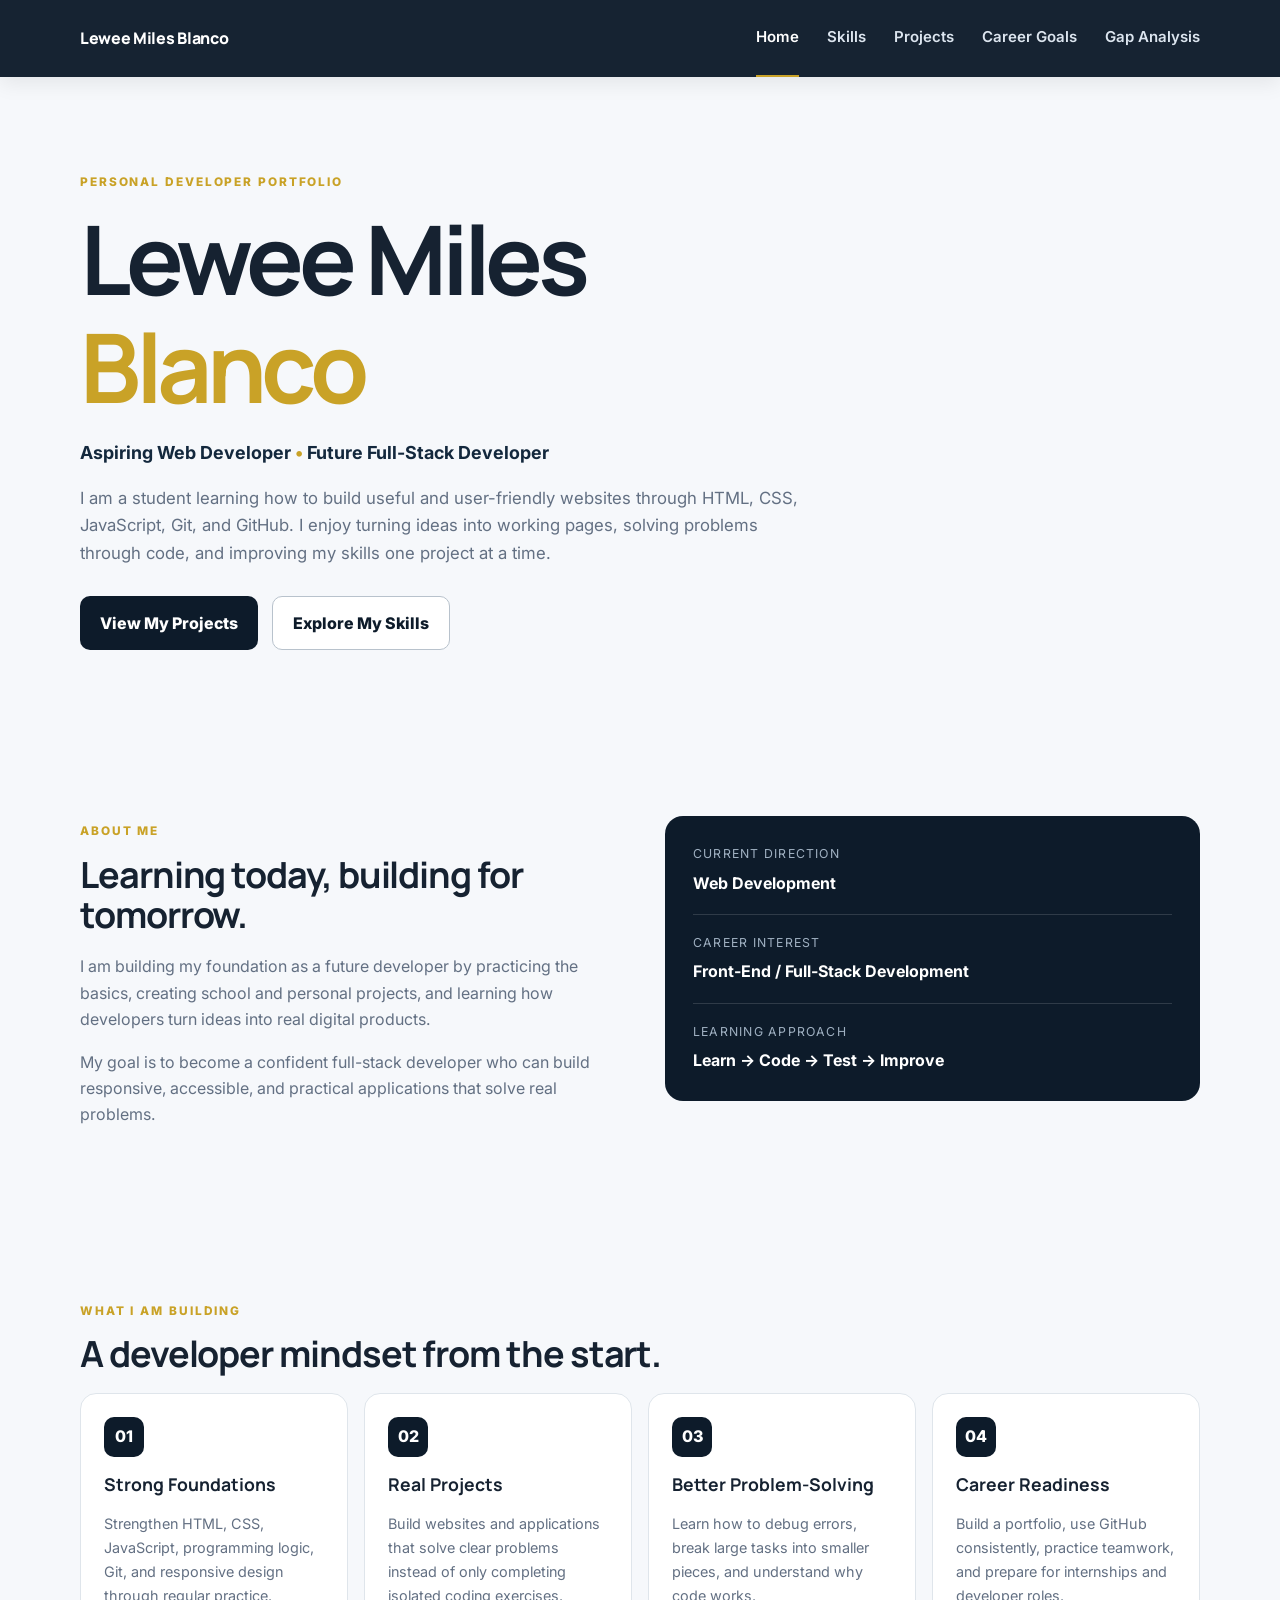
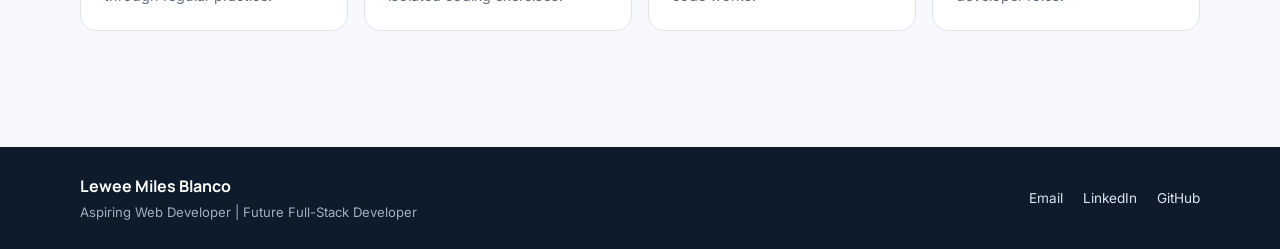
<file: index.html>
<!DOCTYPE html>
<html lang="en">
<head>
  <meta charset="UTF-8">
  <meta name="viewport" content="width=device-width, initial-scale=1.0">
  <meta
    name="description"
    content="Lewee Miles Blanco - Aspiring Web Developer and Future Full-Stack Developer"
  >
  <title>Lewee Miles Blanco | Future Developer</title>

  <link rel="preconnect" href="https://fonts.googleapis.com">
  <link rel="preconnect" href="https://fonts.gstatic.com" crossorigin>

  <link
    href="https://fonts.googleapis.com/css2?family=Inter:wght@400;500;600;700&family=Manrope:wght@600;700;800&display=swap"
    rel="stylesheet"
  >

  <link rel="stylesheet" href="styles.css">
</head>

<body>

  <header class="site-header">
    <nav class="nav container" aria-label="Primary navigation">

      <a class="brand" href="index.html">
        Lewee Miles Blanco
      </a>

      <button
        class="nav-toggle"
        type="button"
        aria-label="Toggle navigation"
        aria-expanded="false"
      >
        ☰
      </button>

      <div class="nav-links">

        <a class="active" href="index.html">Home</a>

        <a href="skills.html">Skills</a>

        <a href="projects.html">Projects</a>

        <a href="career-goals.html">Career Goals</a>

        <a href="gap-analysis.html">Gap Analysis</a>

      </div>

    </nav>
  </header>


  <main>

    <section class="hero container">

      <div class="hero-copy">

        <span class="eyebrow">
          PERSONAL DEVELOPER PORTFOLIO
        </span>

        <h1>
          Lewee Miles
          <br>
          <span>Blanco</span>
        </h1>

        <p class="tagline">
          Aspiring Web Developer
          <span>•</span>
          Future Full-Stack Developer
        </p>

        <p class="lead">
          I am a student learning how to build useful and
          user-friendly websites through HTML, CSS, JavaScript,
          Git, and GitHub. I enjoy turning ideas into working
          pages, solving problems through code, and improving
          my skills one project at a time.
        </p>

        <div class="cta-row">

          <a class="btn primary" href="projects.html">
            View My Projects
          </a>

          <a class="btn secondary" href="skills.html">
            Explore My Skills
          </a>

        </div>

      </div>

    </section>


    <section class="section container two-col">

      <div>

        <span class="eyebrow">
          ABOUT ME
        </span>

        <h2>
          Learning today, building for tomorrow.
        </h2>

        <p>
          I am building my foundation as a future developer
          by practicing the basics, creating school and
          personal projects, and learning how developers
          turn ideas into real digital products.
        </p>

        <p>
          My goal is to become a confident full-stack developer
          who can build responsive, accessible, and practical
          applications that solve real problems.
        </p>

      </div>


      <div class="info-panel">

        <div>
          <span>Current Direction</span>
          <strong>Web Development</strong>
        </div>

        <div>
          <span>Career Interest</span>
          <strong>Front-End / Full-Stack Development</strong>
        </div>

        <div>
          <span>Learning Approach</span>
          <strong>Learn → Code → Test → Improve</strong>
        </div>

      </div>

    </section>


    <section class="section container">

      <div class="section-heading">

        <span class="eyebrow">
          WHAT I AM BUILDING
        </span>

        <h2>
          A developer mindset from the start.
        </h2>

      </div>


      <div class="plan-grid">

        <div class="plan-card">

          <div class="plan-icon">01</div>

          <h3>
            Strong Foundations
          </h3>

          <p>
            Strengthen HTML, CSS, JavaScript, programming
            logic, Git, and responsive design through regular practice.
          </p>

        </div>


        <div class="plan-card">

          <div class="plan-icon">02</div>

          <h3>
            Real Projects
          </h3>

          <p>
            Build websites and applications that solve clear
            problems instead of only completing isolated coding exercises.
          </p>

        </div>


        <div class="plan-card">

          <div class="plan-icon">03</div>

          <h3>
            Better Problem-Solving
          </h3>

          <p>
            Learn how to debug errors, break large tasks into
            smaller pieces, and understand why code works.
          </p>

        </div>


        <div class="plan-card">

          <div class="plan-icon">04</div>

          <h3>
            Career Readiness
          </h3>

          <p>
            Build a portfolio, use GitHub consistently,
            practice teamwork, and prepare for internships
            and developer roles.
          </p>

        </div>

      </div>

    </section>

  </main>


  <footer class="site-footer">

    <div class="container footer-inner">

      <div>

        <strong>
          Lewee Miles Blanco
        </strong>

        <span>
          Aspiring Web Developer | Future Full-Stack Developer
        </span>

      </div>


      <div class="contact-links">

        <a href="mailto:lewee.miles.blanco@example.com">
          Email
        </a>

        <a
          href="https://www.linkedin.com/"
          target="_blank"
          rel="noopener"
        >
          LinkedIn
        </a>

        <a
          href="https://github.com/"
          target="_blank"
          rel="noopener"
        >
          GitHub
        </a>

      </div>

    </div>

  </footer>


  <script src="script.js"></script>

</body>
</html>
</file>
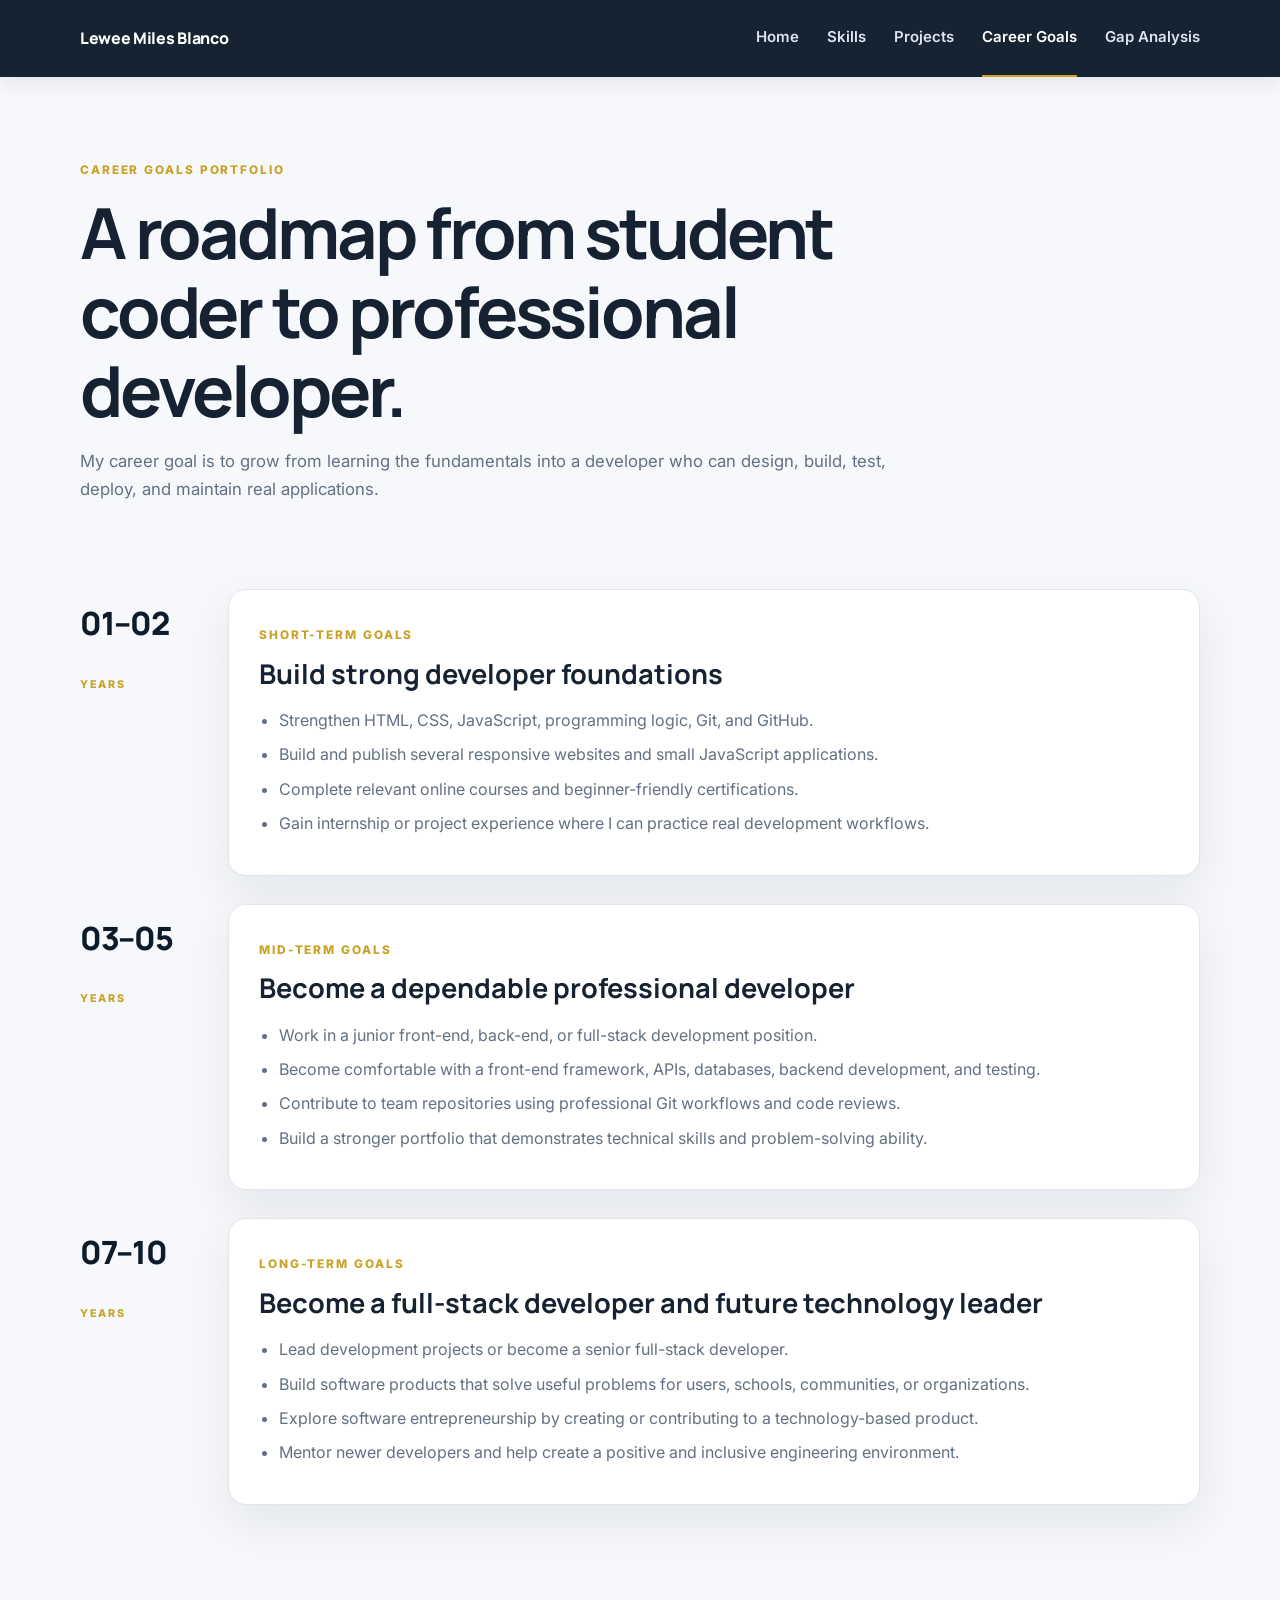
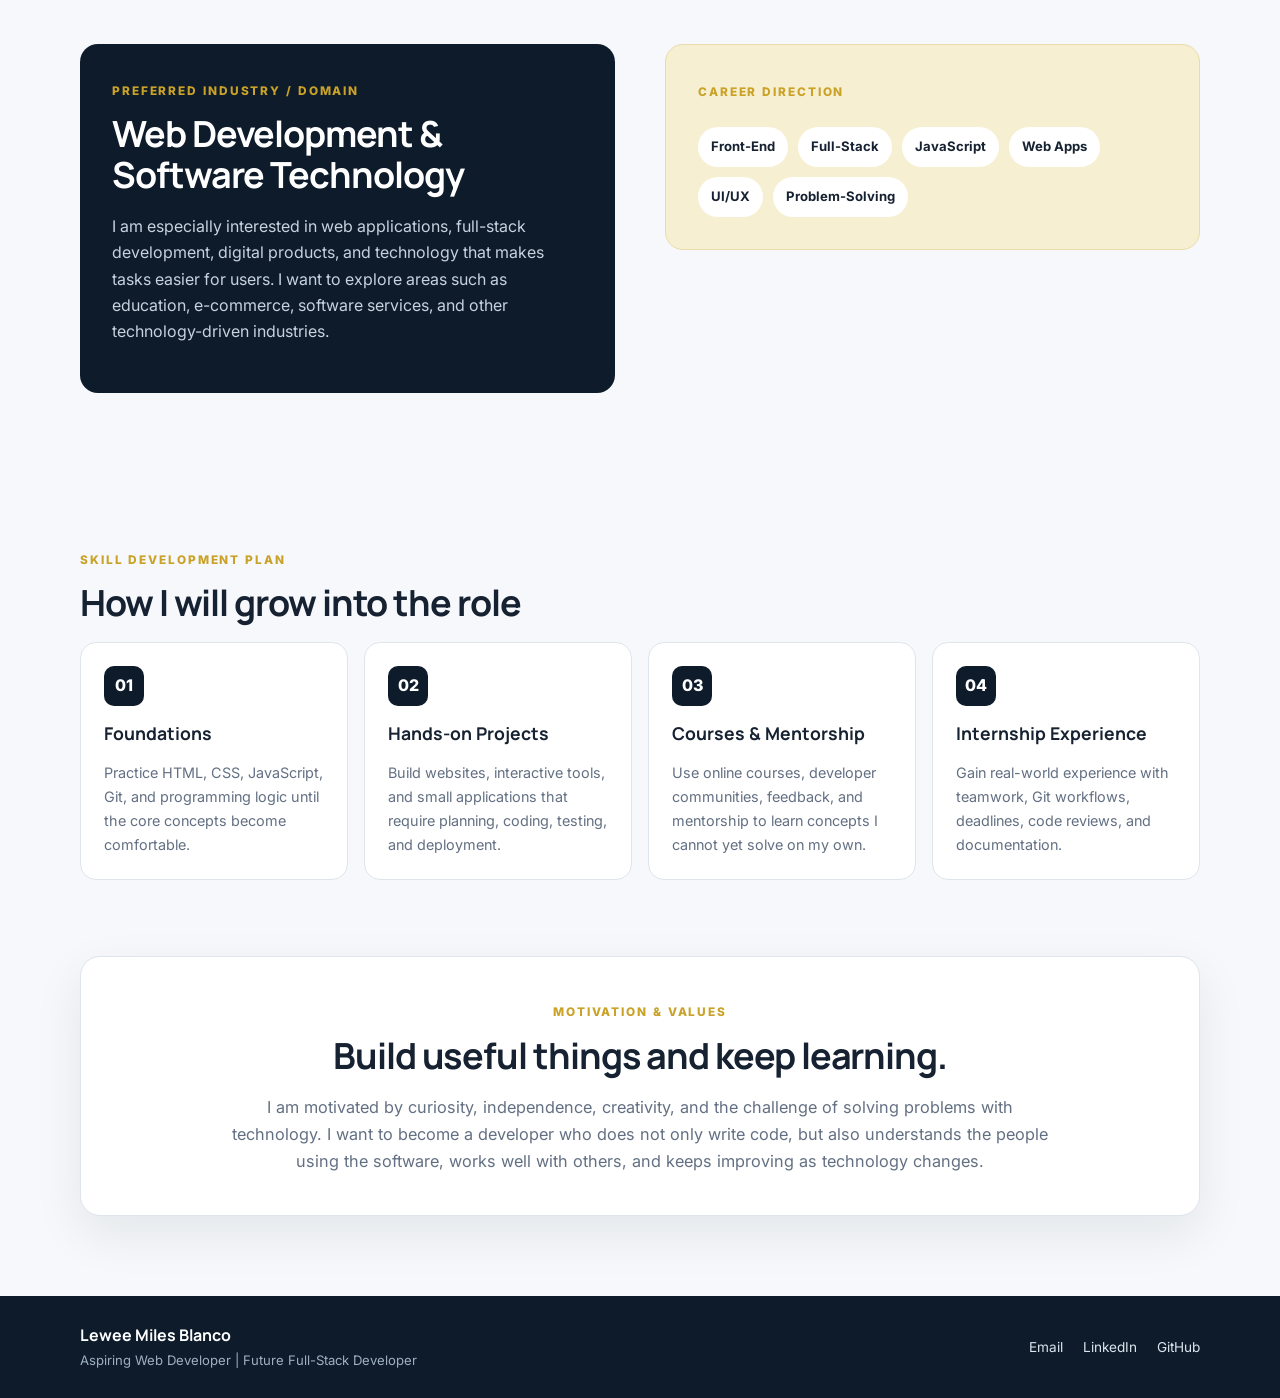
<file: career-goals.html>
<!DOCTYPE html>
<html lang="en">

<head>

  <meta charset="UTF-8">

  <meta
    name="viewport"
    content="width=device-width, initial-scale=1.0"
  >

  <meta
    name="description"
    content="Lewee Miles Blanco - Future Developer Career Goals"
  >

  <title>Career Goals | Lewee Miles Blanco</title>

  <link rel="preconnect" href="https://fonts.googleapis.com">

  <link
    rel="preconnect"
    href="https://fonts.gstatic.com"
    crossorigin
  >

  <link
    href="https://fonts.googleapis.com/css2?family=Inter:wght@400;500;600;700&family=Manrope:wght@600;700;800&display=swap"
    rel="stylesheet"
  >

  <link rel="stylesheet" href="styles.css">

</head>


<body>


  <header class="site-header">

    <nav class="nav container" aria-label="Primary navigation">

      <a class="brand" href="index.html">
        Lewee Miles Blanco
      </a>


      <button
        class="nav-toggle"
        type="button"
        aria-label="Toggle navigation"
        aria-expanded="false"
      >
        ☰
      </button>


      <div class="nav-links">

        <a href="index.html">
          Home
        </a>

        <a href="skills.html">
          Skills
        </a>

        <a href="projects.html">
          Projects
        </a>

        <a class="active" href="career-goals.html">
          Career Goals
        </a>

        <a href="gap-analysis.html">
          Gap Analysis
        </a>

      </div>

    </nav>

  </header>


  <main>


    <section class="page-hero container">

      <span class="eyebrow">
        CAREER GOALS PORTFOLIO
      </span>

      <h1>
        A roadmap from student coder to professional developer.
      </h1>

      <p>
        My career goal is to grow from learning the fundamentals
        into a developer who can design, build, test, deploy,
        and maintain real applications.
      </p>

    </section>


    <section class="section container timeline">


      <!-- SHORT TERM -->

      <article class="goal-row">

        <div class="goal-year">

          01–02

          <br>

          <span>
            YEARS
          </span>

        </div>


        <div class="goal-card">

          <span class="eyebrow">
            SHORT-TERM GOALS
          </span>

          <h2>
            Build strong developer foundations
          </h2>


          <ul>

            <li>
              Strengthen HTML, CSS, JavaScript,
              programming logic, Git, and GitHub.
            </li>

            <li>
              Build and publish several responsive
              websites and small JavaScript applications.
            </li>

            <li>
              Complete relevant online courses and
              beginner-friendly certifications.
            </li>

            <li>
              Gain internship or project experience where
              I can practice real development workflows.
            </li>

          </ul>

        </div>

      </article>


      <!-- MID TERM -->

      <article class="goal-row">

        <div class="goal-year">

          03–05

          <br>

          <span>
            YEARS
          </span>

        </div>


        <div class="goal-card">

          <span class="eyebrow">
            MID-TERM GOALS
          </span>

          <h2>
            Become a dependable professional developer
          </h2>


          <ul>

            <li>
              Work in a junior front-end, back-end,
              or full-stack development position.
            </li>

            <li>
              Become comfortable with a front-end framework,
              APIs, databases, backend development, and testing.
            </li>

            <li>
              Contribute to team repositories using
              professional Git workflows and code reviews.
            </li>

            <li>
              Build a stronger portfolio that demonstrates
              technical skills and problem-solving ability.
            </li>

          </ul>

        </div>

      </article>


      <!-- LONG TERM -->

      <article class="goal-row">

        <div class="goal-year">

          07–10

          <br>

          <span>
            YEARS
          </span>

        </div>


        <div class="goal-card">

          <span class="eyebrow">
            LONG-TERM GOALS
          </span>

          <h2>
            Become a full-stack developer and future technology leader
          </h2>


          <ul>

            <li>
              Lead development projects or become a
              senior full-stack developer.
            </li>

            <li>
              Build software products that solve useful
              problems for users, schools, communities,
              or organizations.
            </li>

            <li>
              Explore software entrepreneurship by creating
              or contributing to a technology-based product.
            </li>

            <li>
              Mentor newer developers and help create
              a positive and inclusive engineering environment.
            </li>

          </ul>

        </div>

      </article>


    </section>


    <section class="section container two-col career-highlight">


      <div class="dark-panel">

        <span class="eyebrow">
          PREFERRED INDUSTRY / DOMAIN
        </span>

        <h2>
          Web Development & Software Technology
        </h2>

        <p>
          I am especially interested in web applications,
          full-stack development, digital products, and
          technology that makes tasks easier for users.
          I want to explore areas such as education,
          e-commerce, software services, and other
          technology-driven industries.
        </p>

      </div>


      <div class="light-panel">

        <span class="eyebrow">
          CAREER DIRECTION
        </span>


        <div class="direction-tags">

          <span>
            Front-End
          </span>

          <span>
            Full-Stack
          </span>

          <span>
            JavaScript
          </span>

          <span>
            Web Apps
          </span>

          <span>
            UI/UX
          </span>

          <span>
            Problem-Solving
          </span>

        </div>

      </div>


    </section>


    <section class="section container">


      <div class="section-heading">

        <span class="eyebrow">
          SKILL DEVELOPMENT PLAN
        </span>

        <h2>
          How I will grow into the role
        </h2>

      </div>


      <div class="plan-grid">


        <div class="plan-card">

          <div class="plan-icon">
            01
          </div>

          <h3>
            Foundations
          </h3>

          <p>
            Practice HTML, CSS, JavaScript, Git,
            and programming logic until the core
            concepts become comfortable.
          </p>

        </div>


        <div class="plan-card">

          <div class="plan-icon">
            02
          </div>

          <h3>
            Hands-on Projects
          </h3>

          <p>
            Build websites, interactive tools, and
            small applications that require planning,
            coding, testing, and deployment.
          </p>

        </div>


        <div class="plan-card">

          <div class="plan-icon">
            03
          </div>

          <h3>
            Courses & Mentorship
          </h3>

          <p>
            Use online courses, developer communities,
            feedback, and mentorship to learn concepts
            I cannot yet solve on my own.
          </p>

        </div>


        <div class="plan-card">

          <div class="plan-icon">
            04
          </div>

          <h3>
            Internship Experience
          </h3>

          <p>
            Gain real-world experience with teamwork,
            Git workflows, deadlines, code reviews,
            and documentation.
          </p>

        </div>


      </div>

    </section>


    <section class="section container values-panel">

      <span class="eyebrow">
        MOTIVATION & VALUES
      </span>

      <h2>
        Build useful things and keep learning.
      </h2>

      <p>
        I am motivated by curiosity, independence,
        creativity, and the challenge of solving
        problems with technology. I want to become
        a developer who does not only write code,
        but also understands the people using the
        software, works well with others, and keeps
        improving as technology changes.
      </p>

    </section>


  </main>


  <footer class="site-footer">

    <div class="container footer-inner">

      <div>

        <strong>
          Lewee Miles Blanco
        </strong>

        <span>
          Aspiring Web Developer | Future Full-Stack Developer
        </span>

      </div>


      <div class="contact-links">

        <a href="mailto:lewee.miles.blanco@example.com">
          Email
        </a>

        <a
          href="https://www.linkedin.com/"
          target="_blank"
          rel="noopener"
        >
          LinkedIn
        </a>

        <a
          href="https://github.com/"
          target="_blank"
          rel="noopener"
        >
          GitHub
        </a>

      </div>

    </div>

  </footer>


  <script src="script.js"></script>

</body>
</html>
</file>
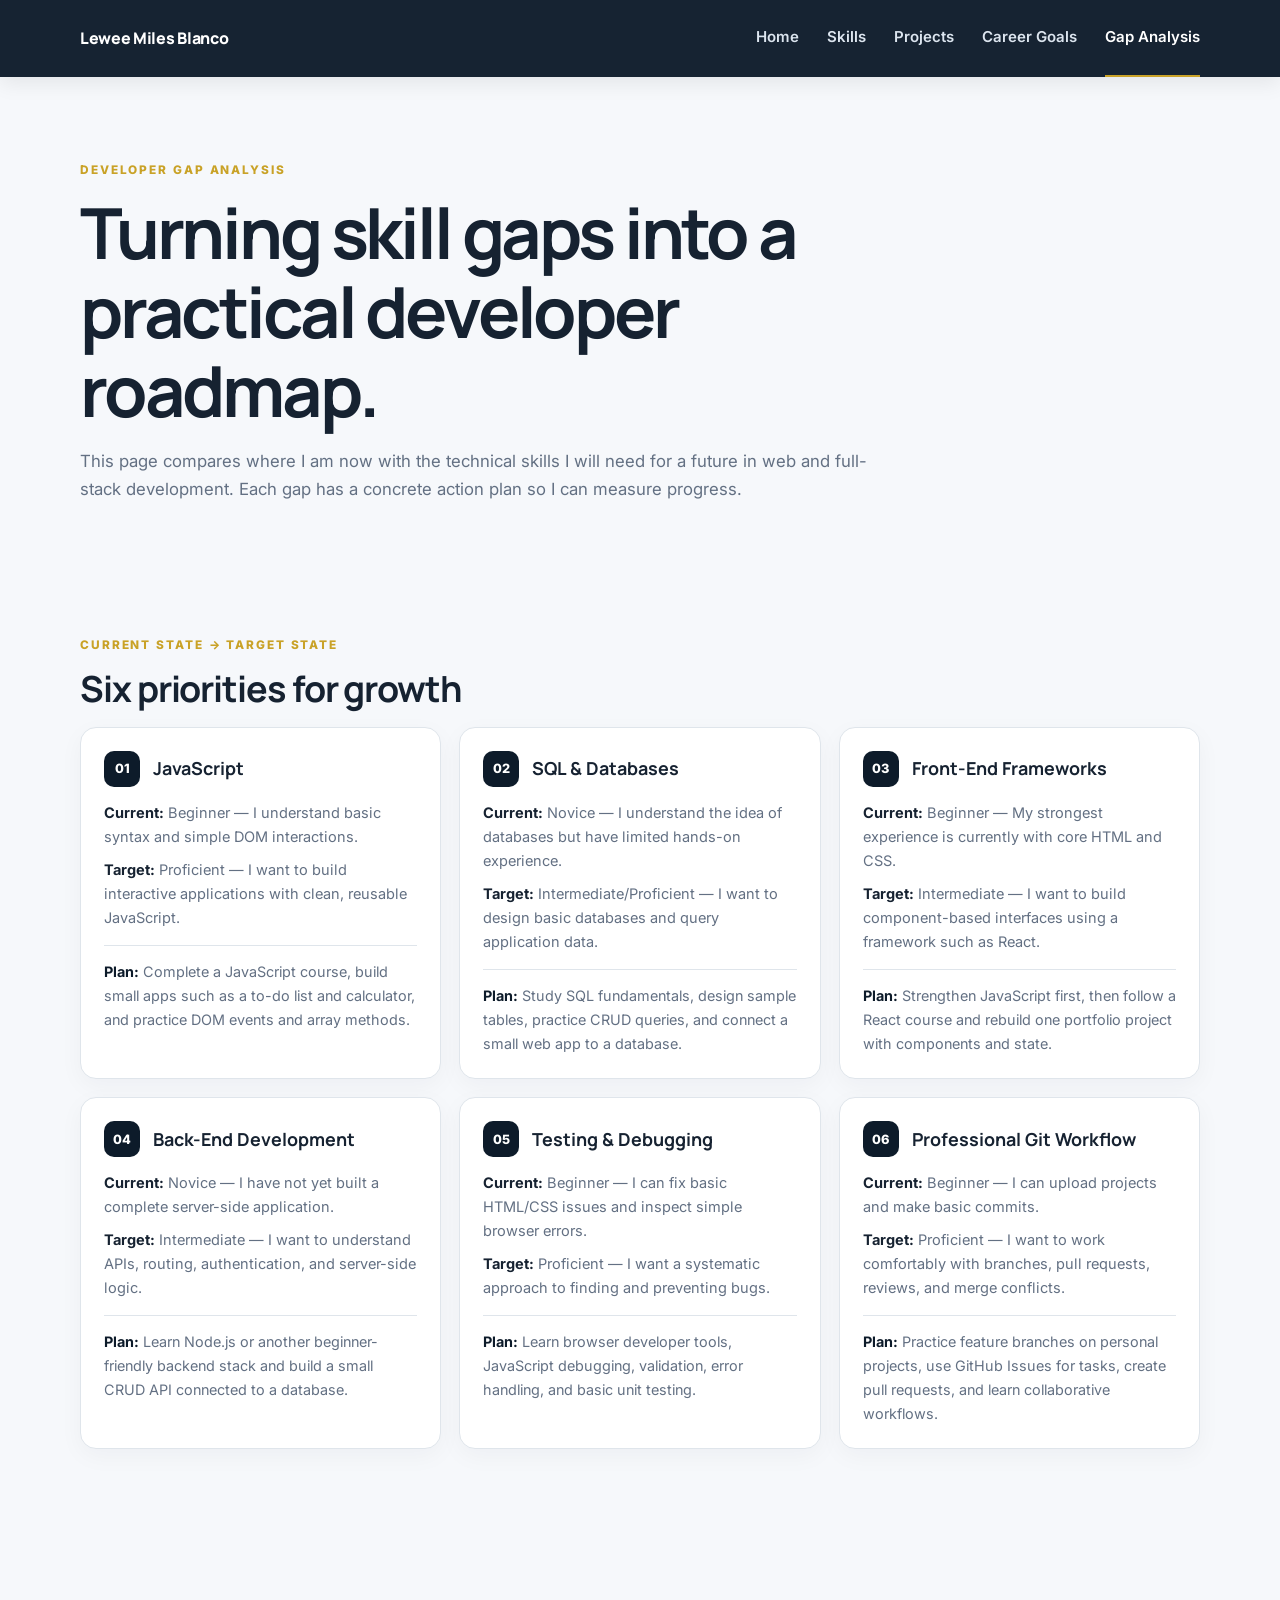
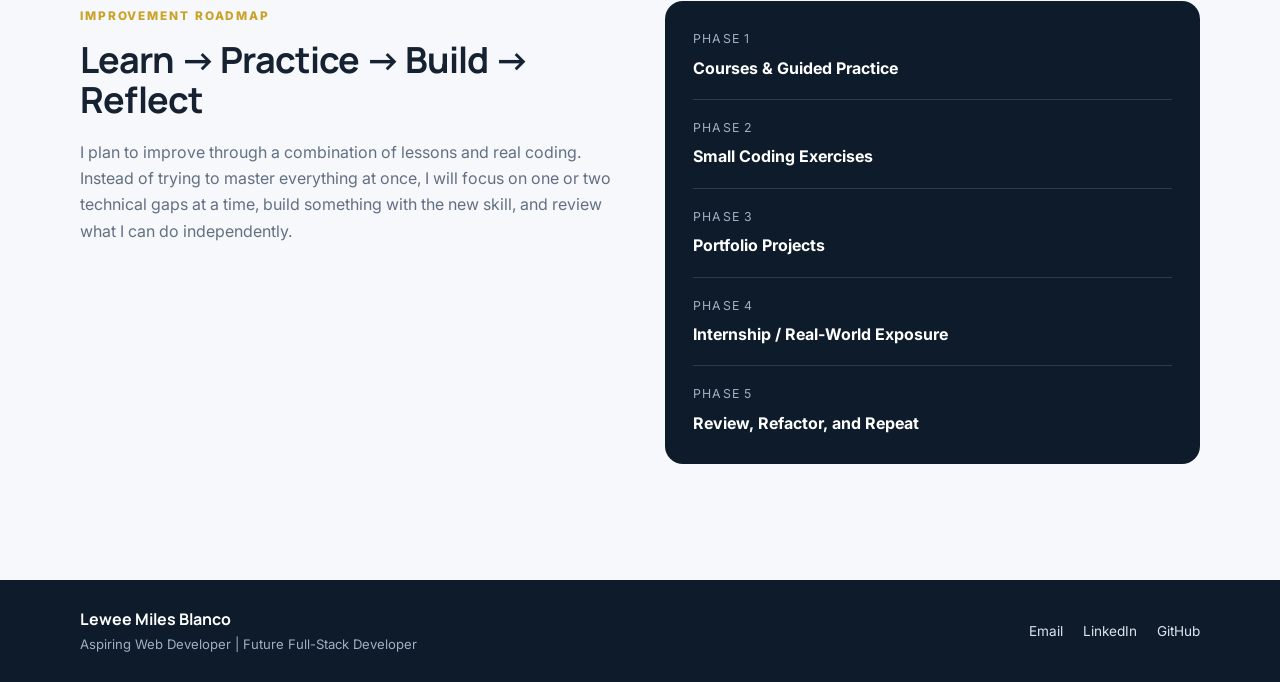
<file: gap-analysis.html>
<!DOCTYPE html>
<html lang="en">

<head>

  <meta charset="UTF-8">

  <meta
    name="viewport"
    content="width=device-width, initial-scale=1.0"
  >

  <meta
    name="description"
    content="Lewee Miles Blanco - Future Developer Gap Analysis"
  >

  <title>Gap Analysis | Lewee Miles Blanco</title>

  <link rel="preconnect" href="https://fonts.googleapis.com">

  <link
    rel="preconnect"
    href="https://fonts.gstatic.com"
    crossorigin
  >

  <link
    href="https://fonts.googleapis.com/css2?family=Inter:wght@400;500;600;700&family=Manrope:wght@600;700;800&display=swap"
    rel="stylesheet"
  >

  <link rel="stylesheet" href="styles.css">

</head>


<body>


  <header class="site-header">

    <nav class="nav container" aria-label="Primary navigation">

      <a class="brand" href="index.html">
        Lewee Miles Blanco
      </a>


      <button
        class="nav-toggle"
        type="button"
        aria-label="Toggle navigation"
        aria-expanded="false"
      >
        ☰
      </button>


      <div class="nav-links">

        <a href="index.html">
          Home
        </a>

        <a href="skills.html">
          Skills
        </a>

        <a href="projects.html">
          Projects
        </a>

        <a href="career-goals.html">
          Career Goals
        </a>

        <a class="active" href="gap-analysis.html">
          Gap Analysis
        </a>

      </div>

    </nav>

  </header>


  <main>


    <section class="page-hero container">

      <span class="eyebrow">
        DEVELOPER GAP ANALYSIS
      </span>

      <h1>
        Turning skill gaps into a practical developer roadmap.
      </h1>

      <p>
        This page compares where I am now with the technical
        skills I will need for a future in web and full-stack
        development. Each gap has a concrete action plan
        so I can measure progress.
      </p>

    </section>


    <section class="section container">


      <div class="section-heading">

        <span class="eyebrow">
          CURRENT STATE → TARGET STATE
        </span>

        <h2>
          Six priorities for growth
        </h2>

      </div>


      <div class="roadmap-grid">


        <!-- GAP 1 -->

        <article class="roadmap-card">

          <div class="roadmap-head">

            <span>
              01
            </span>

            <strong>
              JavaScript
            </strong>

          </div>


          <p>
            <b>Current:</b>
            Beginner — I understand basic syntax
            and simple DOM interactions.
          </p>


          <p>
            <b>Target:</b>
            Proficient — I want to build interactive
            applications with clean, reusable JavaScript.
          </p>


          <div class="roadmap-plan">

            <b>Plan:</b>
            Complete a JavaScript course, build
            small apps such as a to-do list and calculator,
            and practice DOM events and array methods.

          </div>

        </article>


        <!-- GAP 2 -->

        <article class="roadmap-card">

          <div class="roadmap-head">

            <span>
              02
            </span>

            <strong>
              SQL & Databases
            </strong>

          </div>


          <p>
            <b>Current:</b>
            Novice — I understand the idea of databases
            but have limited hands-on experience.
          </p>


          <p>
            <b>Target:</b>
            Intermediate/Proficient — I want to design
            basic databases and query application data.
          </p>


          <div class="roadmap-plan">

            <b>Plan:</b>
            Study SQL fundamentals, design sample tables,
            practice CRUD queries, and connect a small
            web app to a database.

          </div>

        </article>


        <!-- GAP 3 -->

        <article class="roadmap-card">

          <div class="roadmap-head">

            <span>
              03
            </span>

            <strong>
              Front-End Frameworks
            </strong>

          </div>


          <p>
            <b>Current:</b>
            Beginner — My strongest experience is
            currently with core HTML and CSS.
          </p>


          <p>
            <b>Target:</b>
            Intermediate — I want to build component-based
            interfaces using a framework such as React.
          </p>


          <div class="roadmap-plan">

            <b>Plan:</b>
            Strengthen JavaScript first, then follow a
            React course and rebuild one portfolio project
            with components and state.

          </div>

        </article>


        <!-- GAP 4 -->

        <article class="roadmap-card">

          <div class="roadmap-head">

            <span>
              04
            </span>

            <strong>
              Back-End Development
            </strong>

          </div>


          <p>
            <b>Current:</b>
            Novice — I have not yet built a complete
            server-side application.
          </p>


          <p>
            <b>Target:</b>
            Intermediate — I want to understand APIs,
            routing, authentication, and server-side logic.
          </p>


          <div class="roadmap-plan">

            <b>Plan:</b>
            Learn Node.js or another beginner-friendly
            backend stack and build a small CRUD API
            connected to a database.

          </div>

        </article>


        <!-- GAP 5 -->

        <article class="roadmap-card">

          <div class="roadmap-head">

            <span>
              05
            </span>

            <strong>
              Testing & Debugging
            </strong>

          </div>


          <p>
            <b>Current:</b>
            Beginner — I can fix basic HTML/CSS
            issues and inspect simple browser errors.
          </p>


          <p>
            <b>Target:</b>
            Proficient — I want a systematic approach
            to finding and preventing bugs.
          </p>


          <div class="roadmap-plan">

            <b>Plan:</b>
            Learn browser developer tools, JavaScript
            debugging, validation, error handling,
            and basic unit testing.

          </div>

        </article>


        <!-- GAP 6 -->

        <article class="roadmap-card">

          <div class="roadmap-head">

            <span>
              06
            </span>

            <strong>
              Professional Git Workflow
            </strong>

          </div>


          <p>
            <b>Current:</b>
            Beginner — I can upload projects
            and make basic commits.
          </p>


          <p>
            <b>Target:</b>
            Proficient — I want to work comfortably
            with branches, pull requests, reviews,
            and merge conflicts.
          </p>


          <div class="roadmap-plan">

            <b>Plan:</b>
            Practice feature branches on personal projects,
            use GitHub Issues for tasks, create pull requests,
            and learn collaborative workflows.

          </div>

        </article>


      </div>

    </section>


    <section class="section container">


      <div class="two-col">


        <div>

          <span class="eyebrow">
            IMPROVEMENT ROADMAP
          </span>

          <h2>
            Learn → Practice → Build → Reflect
          </h2>

          <p>
            I plan to improve through a combination of
            lessons and real coding. Instead of trying
            to master everything at once, I will focus
            on one or two technical gaps at a time,
            build something with the new skill, and
            review what I can do independently.
          </p>

        </div>


        <div class="info-panel">

          <div>

            <span>
              Phase 1
            </span>

            <strong>
              Courses & Guided Practice
            </strong>

          </div>


          <div>

            <span>
              Phase 2
            </span>

            <strong>
              Small Coding Exercises
            </strong>

          </div>


          <div>

            <span>
              Phase 3
            </span>

            <strong>
              Portfolio Projects
            </strong>

          </div>


          <div>

            <span>
              Phase 4
            </span>

            <strong>
              Internship / Real-World Exposure
            </strong>

          </div>


          <div>

            <span>
              Phase 5
            </span>

            <strong>
              Review, Refactor, and Repeat
            </strong>

          </div>

        </div>


      </div>


    </section>


  </main>


  <footer class="site-footer">

    <div class="container footer-inner">

      <div>

        <strong>
          Lewee Miles Blanco
        </strong>

        <span>
          Aspiring Web Developer | Future Full-Stack Developer
        </span>

      </div>


      <div class="contact-links">

        <a href="mailto:lewee.miles.blanco@example.com">
          Email
        </a>

        <a
          href="https://www.linkedin.com/"
          target="_blank"
          rel="noopener"
        >
          LinkedIn
        </a>

        <a
          href="https://github.com/"
          target="_blank"
          rel="noopener"
        >
          GitHub
        </a>

      </div>

    </div>

  </footer>


  <script src="script.js"></script>

</body>
</html>
</file>
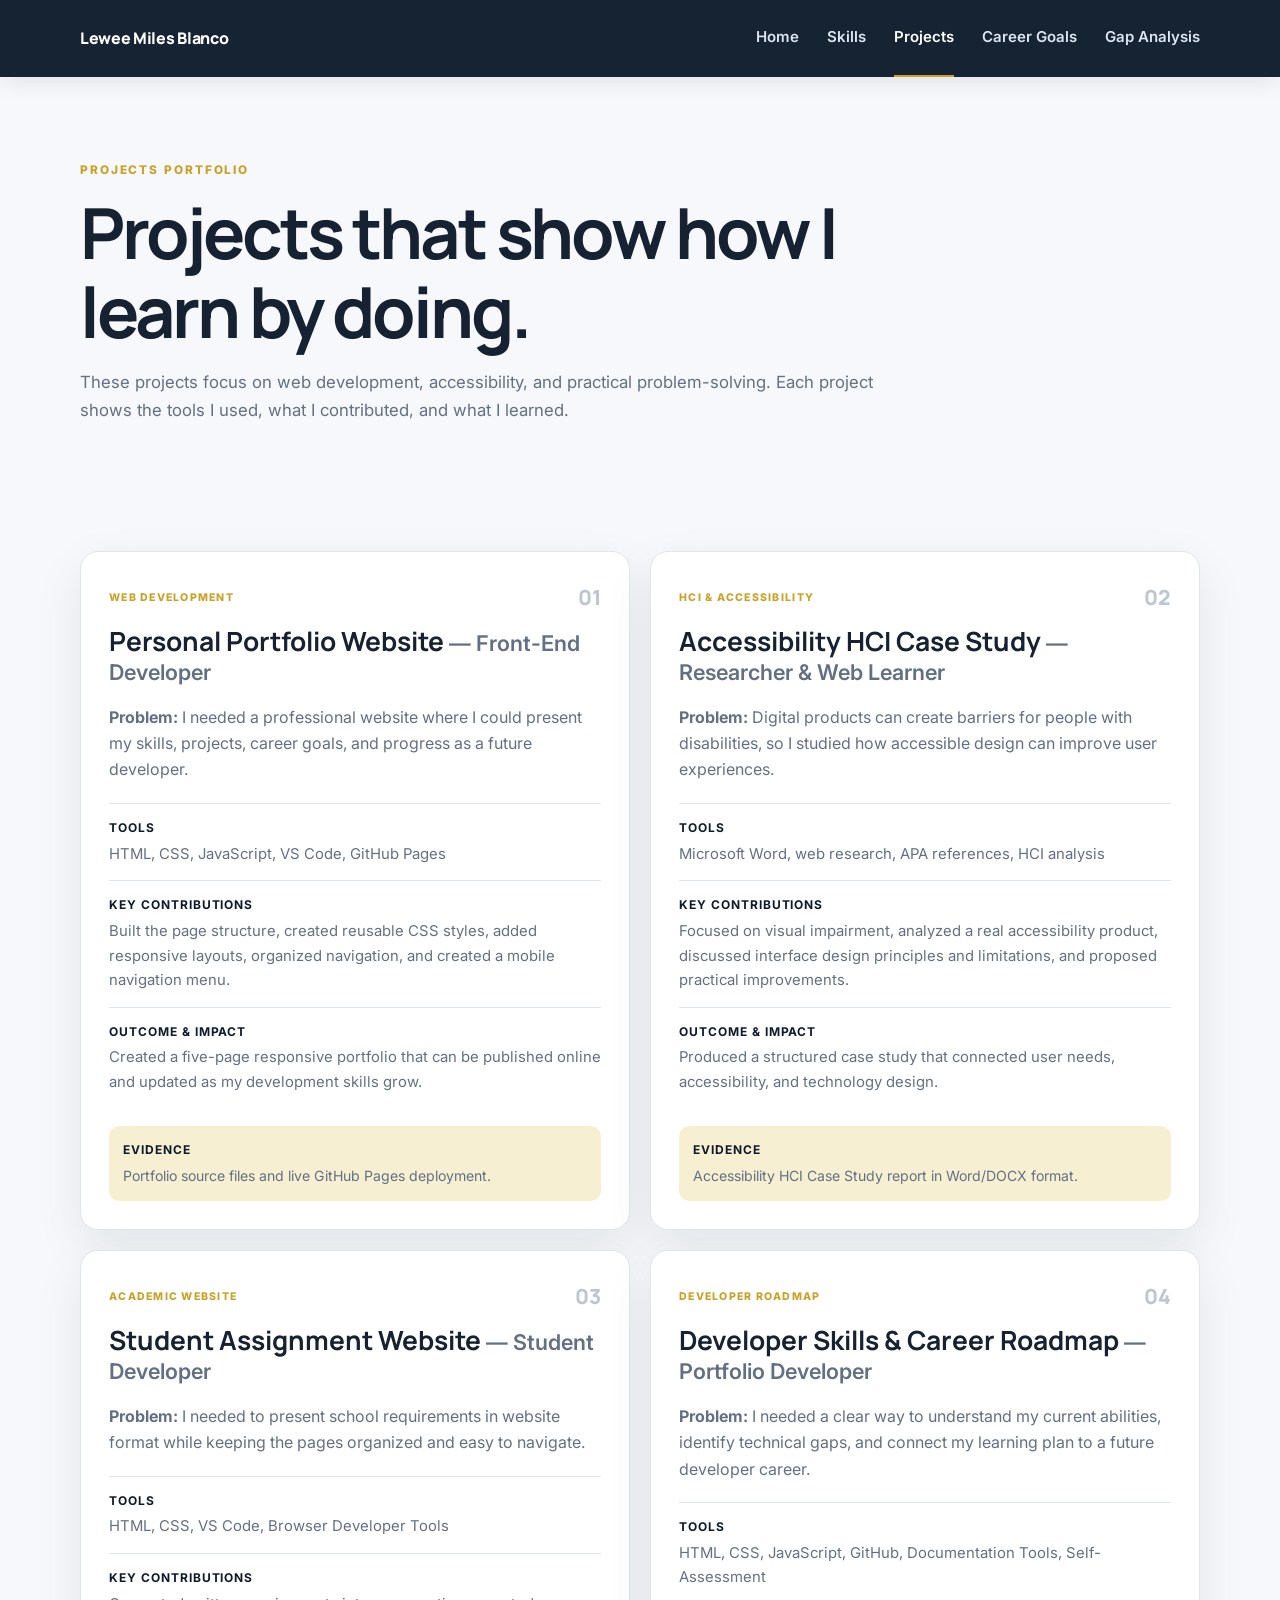
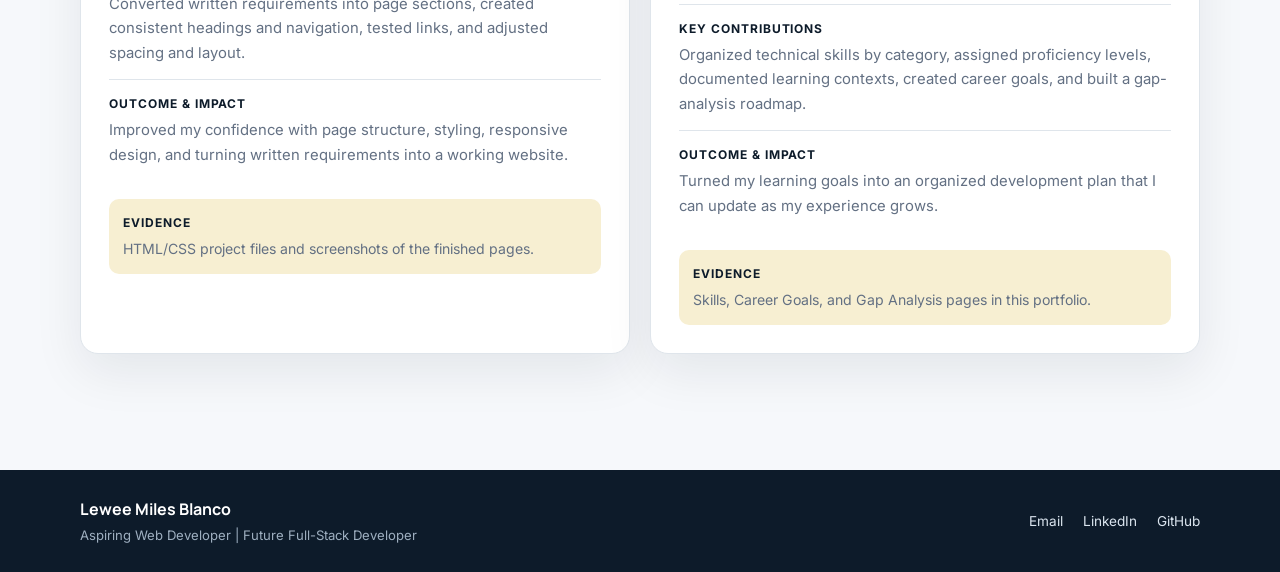
<file: projects.html>
<!DOCTYPE html>
<html lang="en">
<head>

  <meta charset="UTF-8">

  <meta
    name="viewport"
    content="width=device-width, initial-scale=1.0"
  >

  <meta
    name="description"
    content="Lewee Miles Blanco - Future Developer Projects"
  >

  <title>Projects | Lewee Miles Blanco</title>

  <link rel="preconnect" href="https://fonts.googleapis.com">

  <link
    rel="preconnect"
    href="https://fonts.gstatic.com"
    crossorigin
  >

  <link
    href="https://fonts.googleapis.com/css2?family=Inter:wght@400;500;600;700&family=Manrope:wght@600;700;800&display=swap"
    rel="stylesheet"
  >

  <link rel="stylesheet" href="styles.css">

</head>

<body>

  <header class="site-header">

    <nav class="nav container" aria-label="Primary navigation">

      <a class="brand" href="index.html">
        Lewee Miles Blanco
      </a>

      <button
        class="nav-toggle"
        type="button"
        aria-label="Toggle navigation"
        aria-expanded="false"
      >
        ☰
      </button>

      <div class="nav-links">

        <a href="index.html">
          Home
        </a>

        <a href="skills.html">
          Skills
        </a>

        <a class="active" href="projects.html">
          Projects
        </a>

        <a href="career-goals.html">
          Career Goals
        </a>

        <a href="gap-analysis.html">
          Gap Analysis
        </a>

      </div>

    </nav>

  </header>


  <main>

    <section class="page-hero container">

      <span class="eyebrow">
        PROJECTS PORTFOLIO
      </span>

      <h1>
        Projects that show how I learn by doing.
      </h1>

      <p>
        These projects focus on web development,
        accessibility, and practical problem-solving.
        Each project shows the tools I used, what I
        contributed, and what I learned.
      </p>

    </section>


    <section class="section container">

      <div class="project-grid">


        <!-- PROJECT 1 -->

        <article class="project-card">

          <div class="project-top">

            <span class="category">
              WEB DEVELOPMENT
            </span>

            <span class="project-number">
              01
            </span>

          </div>


          <h2>
            Personal Portfolio Website
            <span>
              — Front-End Developer
            </span>
          </h2>


          <p class="problem">
            <strong>Problem:</strong>
            I needed a professional website where I could
            present my skills, projects, career goals,
            and progress as a future developer.
          </p>


          <div class="project-detail">

            <strong>
              Tools
            </strong>

            <p>
              HTML, CSS, JavaScript, VS Code,
              GitHub Pages
            </p>

          </div>


          <div class="project-detail">

            <strong>
              Key Contributions
            </strong>

            <p>
              Built the page structure, created reusable
              CSS styles, added responsive layouts,
              organized navigation, and created a
              mobile navigation menu.
            </p>

          </div>


          <div class="project-detail">

            <strong>
              Outcome & Impact
            </strong>

            <p>
              Created a five-page responsive portfolio
              that can be published online and updated
              as my development skills grow.
            </p>

          </div>


          <div class="evidence">

            <strong>
              Evidence
            </strong>

            <span>
              Portfolio source files and live GitHub
              Pages deployment.
            </span>

          </div>

        </article>


        <!-- PROJECT 2 -->

        <article class="project-card">

          <div class="project-top">

            <span class="category">
              HCI & ACCESSIBILITY
            </span>

            <span class="project-number">
              02
            </span>

          </div>


          <h2>
            Accessibility HCI Case Study
            <span>
              — Researcher & Web Learner
            </span>
          </h2>


          <p class="problem">
            <strong>Problem:</strong>
            Digital products can create barriers for
            people with disabilities, so I studied how
            accessible design can improve user experiences.
          </p>


          <div class="project-detail">

            <strong>
              Tools
            </strong>

            <p>
              Microsoft Word, web research,
              APA references, HCI analysis
            </p>

          </div>


          <div class="project-detail">

            <strong>
              Key Contributions
            </strong>

            <p>
              Focused on visual impairment, analyzed a
              real accessibility product, discussed
              interface design principles and limitations,
              and proposed practical improvements.
            </p>

          </div>


          <div class="project-detail">

            <strong>
              Outcome & Impact
            </strong>

            <p>
              Produced a structured case study that
              connected user needs, accessibility,
              and technology design.
            </p>

          </div>


          <div class="evidence">

            <strong>
              Evidence
            </strong>

            <span>
              Accessibility HCI Case Study report
              in Word/DOCX format.
            </span>

          </div>

        </article>


        <!-- PROJECT 3 -->

        <article class="project-card">

          <div class="project-top">

            <span class="category">
              ACADEMIC WEBSITE
            </span>

            <span class="project-number">
              03
            </span>

          </div>


          <h2>
            Student Assignment Website
            <span>
              — Student Developer
            </span>
          </h2>


          <p class="problem">
            <strong>Problem:</strong>
            I needed to present school requirements in
            website format while keeping the pages
            organized and easy to navigate.
          </p>


          <div class="project-detail">

            <strong>
              Tools
            </strong>

            <p>
              HTML, CSS, VS Code,
              Browser Developer Tools
            </p>

          </div>


          <div class="project-detail">

            <strong>
              Key Contributions
            </strong>

            <p>
              Converted written requirements into page
              sections, created consistent headings and
              navigation, tested links, and adjusted
              spacing and layout.
            </p>

          </div>


          <div class="project-detail">

            <strong>
              Outcome & Impact
            </strong>

            <p>
              Improved my confidence with page structure,
              styling, responsive design, and turning
              written requirements into a working website.
            </p>

          </div>


          <div class="evidence">

            <strong>
              Evidence
            </strong>

            <span>
              HTML/CSS project files and screenshots
              of the finished pages.
            </span>

          </div>

        </article>


        <!-- PROJECT 4 -->

        <article class="project-card">

          <div class="project-top">

            <span class="category">
              DEVELOPER ROADMAP
            </span>

            <span class="project-number">
              04
            </span>

          </div>


          <h2>
            Developer Skills & Career Roadmap
            <span>
              — Portfolio Developer
            </span>
          </h2>


          <p class="problem">
            <strong>Problem:</strong>
            I needed a clear way to understand my current
            abilities, identify technical gaps, and connect
            my learning plan to a future developer career.
          </p>


          <div class="project-detail">

            <strong>
              Tools
            </strong>

            <p>
              HTML, CSS, JavaScript, GitHub,
              Documentation Tools, Self-Assessment
            </p>

          </div>


          <div class="project-detail">

            <strong>
              Key Contributions
            </strong>

            <p>
              Organized technical skills by category,
              assigned proficiency levels, documented
              learning contexts, created career goals,
              and built a gap-analysis roadmap.
            </p>

          </div>


          <div class="project-detail">

            <strong>
              Outcome & Impact
            </strong>

            <p>
              Turned my learning goals into an organized
              development plan that I can update as my
              experience grows.
            </p>

          </div>


          <div class="evidence">

            <strong>
              Evidence
            </strong>

            <span>
              Skills, Career Goals, and Gap Analysis
              pages in this portfolio.
            </span>

          </div>

        </article>


      </div>

    </section>

  </main>


  <footer class="site-footer">

    <div class="container footer-inner">

      <div>

        <strong>
          Lewee Miles Blanco
        </strong>

        <span>
          Aspiring Web Developer | Future Full-Stack Developer
        </span>

      </div>


      <div class="contact-links">

        <a href="mailto:lewee.miles.blanco@example.com">
          Email
        </a>

        <a
          href="https://www.linkedin.com/"
          target="_blank"
          rel="noopener"
        >
          LinkedIn
        </a>

        <a
          href="https://github.com/"
          target="_blank"
          rel="noopener"
        >
          GitHub
        </a>

      </div>

    </div>

  </footer>


  <script src="script.js"></script>

</body>
</html>
</file>
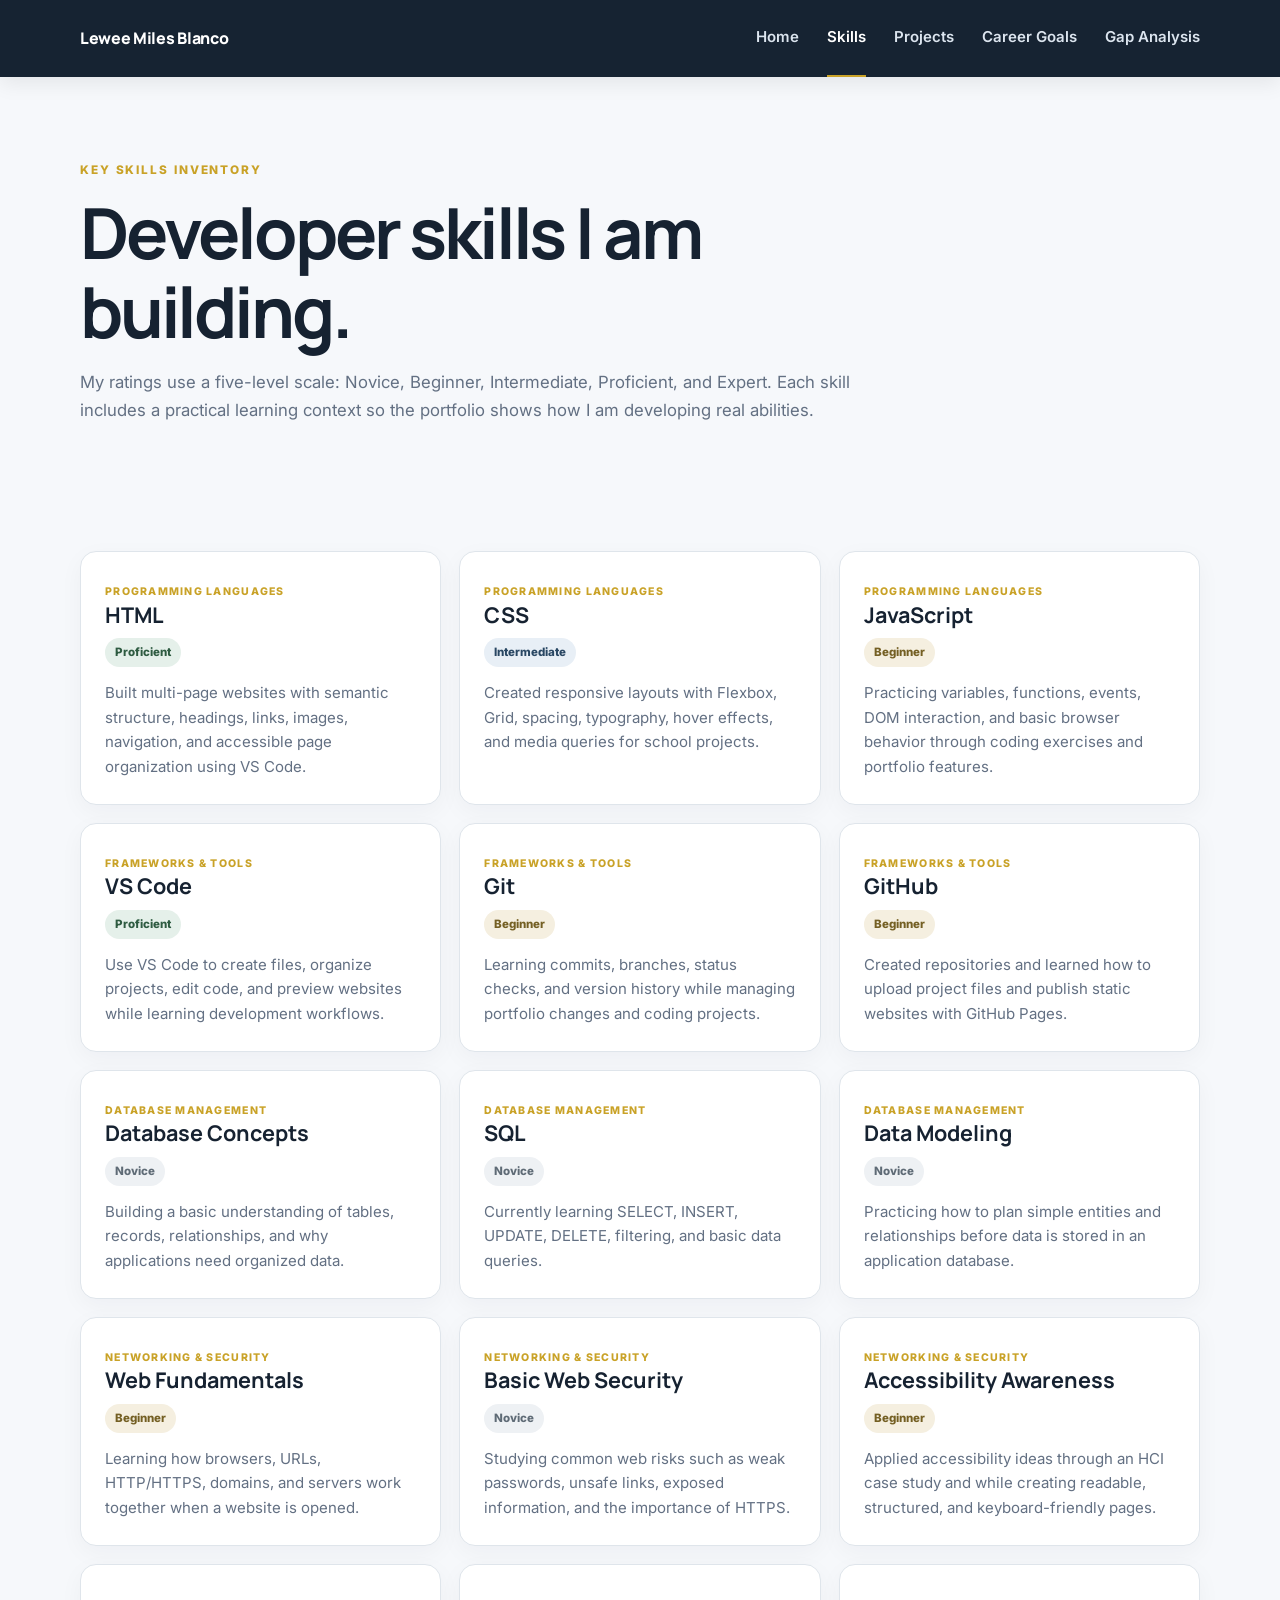
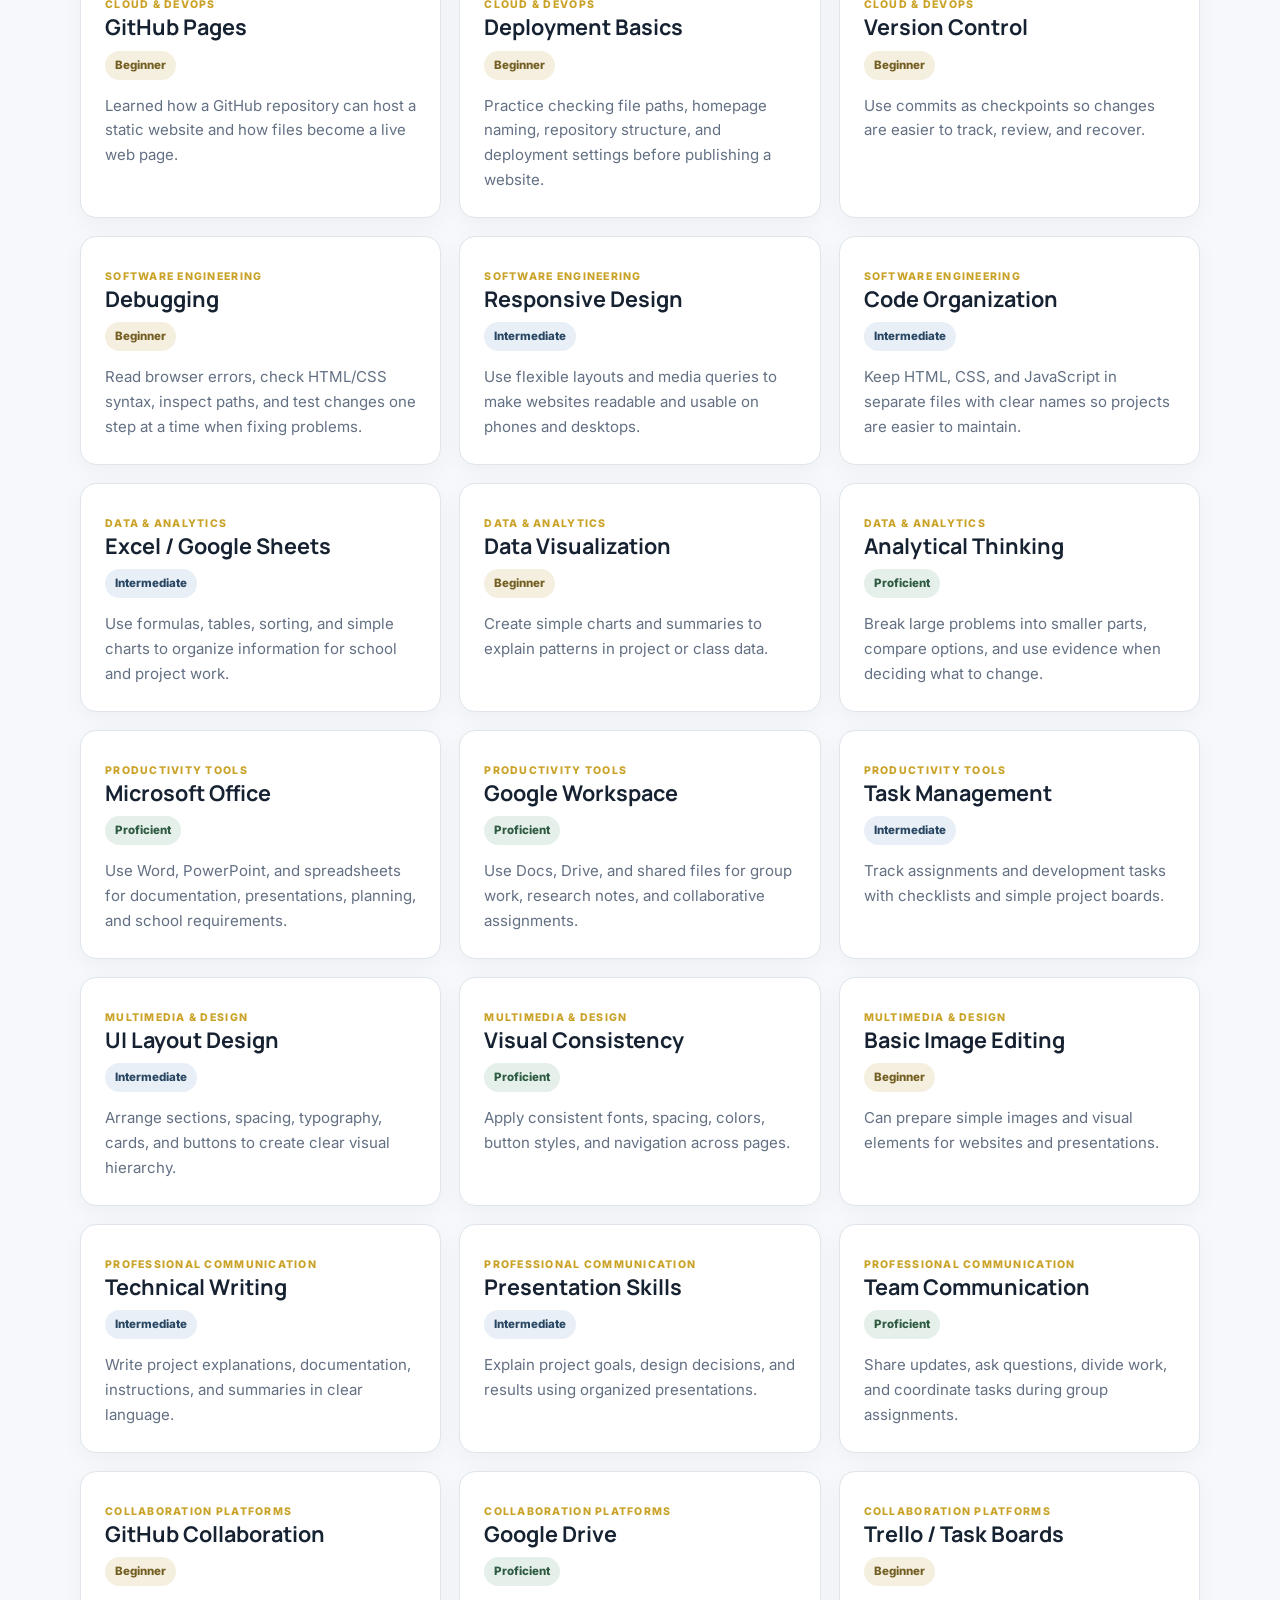
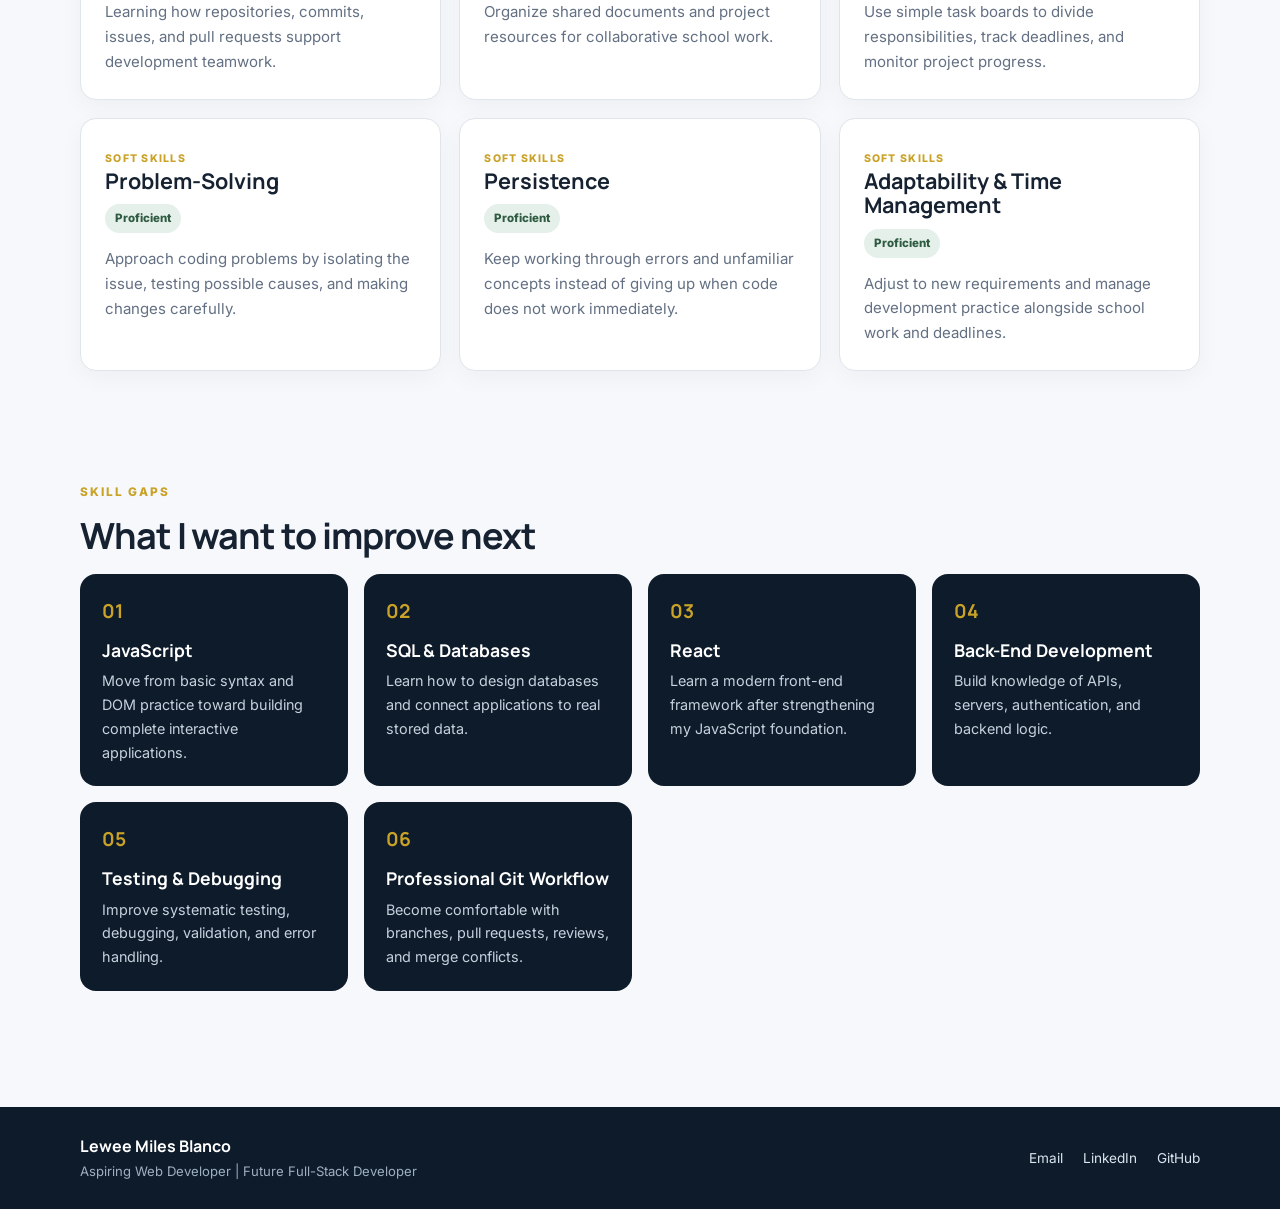
<file: skills.html>
<!DOCTYPE html>
<html lang="en">
<head>
  <meta charset="UTF-8">
  <meta name="viewport" content="width=device-width, initial-scale=1.0">

  <meta
    name="description"
    content="Lewee Miles Blanco - Future Developer Skills Inventory"
  >

  <title>Skills | Lewee Miles Blanco</title>

  <link rel="preconnect" href="https://fonts.googleapis.com">
  <link rel="preconnect" href="https://fonts.gstatic.com" crossorigin>

  <link
    href="https://fonts.googleapis.com/css2?family=Inter:wght@400;500;600;700&family=Manrope:wght@600;700;800&display=swap"
    rel="stylesheet"
  >

  <link rel="stylesheet" href="styles.css">
</head>

<body>

  <header class="site-header">

    <nav class="nav container" aria-label="Primary navigation">

      <a class="brand" href="index.html">
        Lewee Miles Blanco
      </a>

      <button
        class="nav-toggle"
        type="button"
        aria-label="Toggle navigation"
        aria-expanded="false"
      >
        ☰
      </button>

      <div class="nav-links">

        <a href="index.html">Home</a>

        <a class="active" href="skills.html">
          Skills
        </a>

        <a href="projects.html">
          Projects
        </a>

        <a href="career-goals.html">
          Career Goals
        </a>

        <a href="gap-analysis.html">
          Gap Analysis
        </a>

      </div>

    </nav>

  </header>


  <main>

    <section class="page-hero container">

      <span class="eyebrow">
        KEY SKILLS INVENTORY
      </span>

      <h1>
        Developer skills I am building.
      </h1>

      <p>
        My ratings use a five-level scale:
        Novice, Beginner, Intermediate, Proficient,
        and Expert. Each skill includes a practical
        learning context so the portfolio shows how
        I am developing real abilities.
      </p>

    </section>


    <section class="section container">

      <div class="skill-grid">


        <!-- PROGRAMMING LANGUAGES -->

        <article class="skill-card">

          <span class="category">
            PROGRAMMING LANGUAGES
          </span>

          <h2>HTML</h2>

          <div class="rating proficient">
            Proficient
          </div>

          <p>
            Built multi-page websites with semantic structure,
            headings, links, images, navigation, and accessible
            page organization using VS Code.
          </p>

        </article>


        <article class="skill-card">

          <span class="category">
            PROGRAMMING LANGUAGES
          </span>

          <h2>CSS</h2>

          <div class="rating intermediate">
            Intermediate
          </div>

          <p>
            Created responsive layouts with Flexbox, Grid,
            spacing, typography, hover effects, and media
            queries for school projects.
          </p>

        </article>


        <article class="skill-card">

          <span class="category">
            PROGRAMMING LANGUAGES
          </span>

          <h2>JavaScript</h2>

          <div class="rating beginner">
            Beginner
          </div>

          <p>
            Practicing variables, functions, events, DOM
            interaction, and basic browser behavior through
            coding exercises and portfolio features.
          </p>

        </article>


        <!-- FRAMEWORKS AND TOOLS -->

        <article class="skill-card">

          <span class="category">
            FRAMEWORKS & TOOLS
          </span>

          <h2>VS Code</h2>

          <div class="rating proficient">
            Proficient
          </div>

          <p>
            Use VS Code to create files, organize projects,
            edit code, and preview websites while learning
            development workflows.
          </p>

        </article>


        <article class="skill-card">

          <span class="category">
            FRAMEWORKS & TOOLS
          </span>

          <h2>Git</h2>

          <div class="rating beginner">
            Beginner
          </div>

          <p>
            Learning commits, branches, status checks,
            and version history while managing portfolio
            changes and coding projects.
          </p>

        </article>


        <article class="skill-card">

          <span class="category">
            FRAMEWORKS & TOOLS
          </span>

          <h2>GitHub</h2>

          <div class="rating beginner">
            Beginner
          </div>

          <p>
            Created repositories and learned how to upload
            project files and publish static websites with
            GitHub Pages.
          </p>

        </article>


        <!-- DATABASE -->

        <article class="skill-card">

          <span class="category">
            DATABASE MANAGEMENT
          </span>

          <h2>Database Concepts</h2>

          <div class="rating novice">
            Novice
          </div>

          <p>
            Building a basic understanding of tables,
            records, relationships, and why applications
            need organized data.
          </p>

        </article>


        <article class="skill-card">

          <span class="category">
            DATABASE MANAGEMENT
          </span>

          <h2>SQL</h2>

          <div class="rating novice">
            Novice
          </div>

          <p>
            Currently learning SELECT, INSERT, UPDATE,
            DELETE, filtering, and basic data queries.
          </p>

        </article>


        <article class="skill-card">

          <span class="category">
            DATABASE MANAGEMENT
          </span>

          <h2>Data Modeling</h2>

          <div class="rating novice">
            Novice
          </div>

          <p>
            Practicing how to plan simple entities and
            relationships before data is stored in an
            application database.
          </p>

        </article>


        <!-- NETWORKING AND SECURITY -->

        <article class="skill-card">

          <span class="category">
            NETWORKING & SECURITY
          </span>

          <h2>Web Fundamentals</h2>

          <div class="rating beginner">
            Beginner
          </div>

          <p>
            Learning how browsers, URLs, HTTP/HTTPS,
            domains, and servers work together when a
            website is opened.
          </p>

        </article>


        <article class="skill-card">

          <span class="category">
            NETWORKING & SECURITY
          </span>

          <h2>Basic Web Security</h2>

          <div class="rating novice">
            Novice
          </div>

          <p>
            Studying common web risks such as weak
            passwords, unsafe links, exposed information,
            and the importance of HTTPS.
          </p>

        </article>


        <article class="skill-card">

          <span class="category">
            NETWORKING & SECURITY
          </span>

          <h2>Accessibility Awareness</h2>

          <div class="rating beginner">
            Beginner
          </div>

          <p>
            Applied accessibility ideas through an HCI
            case study and while creating readable,
            structured, and keyboard-friendly pages.
          </p>

        </article>


        <!-- CLOUD AND DEVOPS -->

        <article class="skill-card">

          <span class="category">
            CLOUD & DEVOPS
          </span>

          <h2>GitHub Pages</h2>

          <div class="rating beginner">
            Beginner
          </div>

          <p>
            Learned how a GitHub repository can host
            a static website and how files become a
            live web page.
          </p>

        </article>


        <article class="skill-card">

          <span class="category">
            CLOUD & DEVOPS
          </span>

          <h2>Deployment Basics</h2>

          <div class="rating beginner">
            Beginner
          </div>

          <p>
            Practice checking file paths, homepage
            naming, repository structure, and deployment
            settings before publishing a website.
          </p>

        </article>


        <article class="skill-card">

          <span class="category">
            CLOUD & DEVOPS
          </span>

          <h2>Version Control</h2>

          <div class="rating beginner">
            Beginner
          </div>

          <p>
            Use commits as checkpoints so changes are
            easier to track, review, and recover.
          </p>

        </article>


        <!-- SOFTWARE ENGINEERING -->

        <article class="skill-card">

          <span class="category">
            SOFTWARE ENGINEERING
          </span>

          <h2>Debugging</h2>

          <div class="rating beginner">
            Beginner
          </div>

          <p>
            Read browser errors, check HTML/CSS syntax,
            inspect paths, and test changes one step
            at a time when fixing problems.
          </p>

        </article>


        <article class="skill-card">

          <span class="category">
            SOFTWARE ENGINEERING
          </span>

          <h2>Responsive Design</h2>

          <div class="rating intermediate">
            Intermediate
          </div>

          <p>
            Use flexible layouts and media queries to make
            websites readable and usable on phones and desktops.
          </p>

        </article>


        <article class="skill-card">

          <span class="category">
            SOFTWARE ENGINEERING
          </span>

          <h2>Code Organization</h2>

          <div class="rating intermediate">
            Intermediate
          </div>

          <p>
            Keep HTML, CSS, and JavaScript in separate files
            with clear names so projects are easier to maintain.
          </p>

        </article>


        <!-- DATA -->

        <article class="skill-card">

          <span class="category">
            DATA & ANALYTICS
          </span>

          <h2>Excel / Google Sheets</h2>

          <div class="rating intermediate">
            Intermediate
          </div>

          <p>
            Use formulas, tables, sorting, and simple charts
            to organize information for school and project work.
          </p>

        </article>


        <article class="skill-card">

          <span class="category">
            DATA & ANALYTICS
          </span>

          <h2>Data Visualization</h2>

          <div class="rating beginner">
            Beginner
          </div>

          <p>
            Create simple charts and summaries to explain
            patterns in project or class data.
          </p>

        </article>


        <article class="skill-card">

          <span class="category">
            DATA & ANALYTICS
          </span>

          <h2>Analytical Thinking</h2>

          <div class="rating proficient">
            Proficient
          </div>

          <p>
            Break large problems into smaller parts,
            compare options, and use evidence when deciding
            what to change.
          </p>

        </article>


        <!-- PRODUCTIVITY -->

        <article class="skill-card">

          <span class="category">
            PRODUCTIVITY TOOLS
          </span>

          <h2>Microsoft Office</h2>

          <div class="rating proficient">
            Proficient
          </div>

          <p>
            Use Word, PowerPoint, and spreadsheets for
            documentation, presentations, planning,
            and school requirements.
          </p>

        </article>


        <article class="skill-card">

          <span class="category">
            PRODUCTIVITY TOOLS
          </span>

          <h2>Google Workspace</h2>

          <div class="rating proficient">
            Proficient
          </div>

          <p>
            Use Docs, Drive, and shared files for group
            work, research notes, and collaborative assignments.
          </p>

        </article>


        <article class="skill-card">

          <span class="category">
            PRODUCTIVITY TOOLS
          </span>

          <h2>Task Management</h2>

          <div class="rating intermediate">
            Intermediate
          </div>

          <p>
            Track assignments and development tasks
            with checklists and simple project boards.
          </p>

        </article>


        <!-- DESIGN -->

        <article class="skill-card">

          <span class="category">
            MULTIMEDIA & DESIGN
          </span>

          <h2>UI Layout Design</h2>

          <div class="rating intermediate">
            Intermediate
          </div>

          <p>
            Arrange sections, spacing, typography,
            cards, and buttons to create clear
            visual hierarchy.
          </p>

        </article>


        <article class="skill-card">

          <span class="category">
            MULTIMEDIA & DESIGN
          </span>

          <h2>Visual Consistency</h2>

          <div class="rating proficient">
            Proficient
          </div>

          <p>
            Apply consistent fonts, spacing, colors,
            button styles, and navigation across pages.
          </p>

        </article>


        <article class="skill-card">

          <span class="category">
            MULTIMEDIA & DESIGN
          </span>

          <h2>Basic Image Editing</h2>

          <div class="rating beginner">
            Beginner
          </div>

          <p>
            Can prepare simple images and visual
            elements for websites and presentations.
          </p>

        </article>


        <!-- COMMUNICATION -->

        <article class="skill-card">

          <span class="category">
            PROFESSIONAL COMMUNICATION
          </span>

          <h2>Technical Writing</h2>

          <div class="rating intermediate">
            Intermediate
          </div>

          <p>
            Write project explanations, documentation,
            instructions, and summaries in clear language.
          </p>

        </article>


        <article class="skill-card">

          <span class="category">
            PROFESSIONAL COMMUNICATION
          </span>

          <h2>Presentation Skills</h2>

          <div class="rating intermediate">
            Intermediate
          </div>

          <p>
            Explain project goals, design decisions,
            and results using organized presentations.
          </p>

        </article>


        <article class="skill-card">

          <span class="category">
            PROFESSIONAL COMMUNICATION
          </span>

          <h2>Team Communication</h2>

          <div class="rating proficient">
            Proficient
          </div>

          <p>
            Share updates, ask questions, divide work,
            and coordinate tasks during group assignments.
          </p>

        </article>


        <!-- COLLABORATION -->

        <article class="skill-card">

          <span class="category">
            COLLABORATION PLATFORMS
          </span>

          <h2>GitHub Collaboration</h2>

          <div class="rating beginner">
            Beginner
          </div>

          <p>
            Learning how repositories, commits, issues,
            and pull requests support development teamwork.
          </p>

        </article>


        <article class="skill-card">

          <span class="category">
            COLLABORATION PLATFORMS
          </span>

          <h2>Google Drive</h2>

          <div class="rating proficient">
            Proficient
          </div>

          <p>
            Organize shared documents and project resources
            for collaborative school work.
          </p>

        </article>


        <article class="skill-card">

          <span class="category">
            COLLABORATION PLATFORMS
          </span>

          <h2>Trello / Task Boards</h2>

          <div class="rating beginner">
            Beginner
          </div>

          <p>
            Use simple task boards to divide responsibilities,
            track deadlines, and monitor project progress.
          </p>

        </article>


        <!-- SOFT SKILLS -->

        <article class="skill-card">

          <span class="category">
            SOFT SKILLS
          </span>

          <h2>Problem-Solving</h2>

          <div class="rating proficient">
            Proficient
          </div>

          <p>
            Approach coding problems by isolating the issue,
            testing possible causes, and making changes carefully.
          </p>

        </article>


        <article class="skill-card">

          <span class="category">
            SOFT SKILLS
          </span>

          <h2>Persistence</h2>

          <div class="rating proficient">
            Proficient
          </div>

          <p>
            Keep working through errors and unfamiliar
            concepts instead of giving up when code does
            not work immediately.
          </p>

        </article>


        <article class="skill-card">

          <span class="category">
            SOFT SKILLS
          </span>

          <h2>Adaptability & Time Management</h2>

          <div class="rating proficient">
            Proficient
          </div>

          <p>
            Adjust to new requirements and manage development
            practice alongside school work and deadlines.
          </p>

        </article>


      </div>

    </section>


    <section class="section container gap-section">

      <div class="section-heading">

        <span class="eyebrow">
          SKILL GAPS
        </span>

        <h2>
          What I want to improve next
        </h2>

      </div>


      <div class="gap-grid">

        <div class="gap-card">

          <strong>01</strong>

          <h3>
            JavaScript
          </h3>

          <p>
            Move from basic syntax and DOM practice
            toward building complete interactive applications.
          </p>

        </div>


        <div class="gap-card">

          <strong>02</strong>

          <h3>
            SQL & Databases
          </h3>

          <p>
            Learn how to design databases and connect
            applications to real stored data.
          </p>

        </div>


        <div class="gap-card">

          <strong>03</strong>

          <h3>
            React
          </h3>

          <p>
            Learn a modern front-end framework after
            strengthening my JavaScript foundation.
          </p>

        </div>


        <div class="gap-card">

          <strong>04</strong>

          <h3>
            Back-End Development
          </h3>

          <p>
            Build knowledge of APIs, servers,
            authentication, and backend logic.
          </p>

        </div>


        <div class="gap-card">

          <strong>05</strong>

          <h3>
            Testing & Debugging
          </h3>

          <p>
            Improve systematic testing, debugging,
            validation, and error handling.
          </p>

        </div>


        <div class="gap-card">

          <strong>06</strong>

          <h3>
            Professional Git Workflow
          </h3>

          <p>
            Become comfortable with branches,
            pull requests, reviews, and merge conflicts.
          </p>

        </div>

      </div>

    </section>

  </main>


  <footer class="site-footer">

    <div class="container footer-inner">

      <div>

        <strong>
          Lewee Miles Blanco
        </strong>

        <span>
          Aspiring Web Developer | Future Full-Stack Developer
        </span>

      </div>


      <div class="contact-links">

        <a href="mailto:lewee.miles.blanco@example.com">
          Email
        </a>

        <a
          href="https://www.linkedin.com/"
          target="_blank"
          rel="noopener"
        >
          LinkedIn
        </a>

        <a
          href="https://github.com/"
          target="_blank"
          rel="noopener"
        >
          GitHub
        </a>

      </div>

    </div>

  </footer>


  <script src="script.js"></script>

</body>
</html>
</file>
<file: styles.css>
:root {
  --navy: #0d1b2a;
  --navy-2: #13283d;
  --gold: #c9a227;
  --gold-soft: #f7efd2;
  --ink: #162231;
  --muted: #637083;
  --line: #dfe5eb;
  --bg: #f6f8fb;
  --white: #ffffff;
  --shadow: 0 18px 50px rgba(13, 27, 42, 0.08);
}

* {
  box-sizing: border-box;
}

html {
  scroll-behavior: smooth;
}

body {
  margin: 0;
  font-family: Inter, Arial, sans-serif;
  color: var(--ink);
  background: var(--bg);
  line-height: 1.65;
}

a {
  color: inherit;
}

.container {
  width: min(1120px, calc(100% - 40px));
  margin: 0 auto;
}


/* HEADER */

.site-header {
  position: sticky;
  top: 0;
  z-index: 20;
  background: rgba(13, 27, 42, 0.96);
  backdrop-filter: blur(10px);
  box-shadow: 0 6px 20px rgba(0, 0, 0, 0.08);
}

.nav {
  min-height: 72px;
  display: flex;
  align-items: center;
  justify-content: space-between;
  gap: 25px;
}

.brand {
  font-family: Manrope, sans-serif;
  font-weight: 800;
  color: #ffffff;
  text-decoration: none;
  font-size: 1rem;
  letter-spacing: -0.02em;
}

.nav-links {
  display: flex;
  gap: 28px;
  align-items: center;
}

.nav-links a {
  color: #dce5ef;
  text-decoration: none;
  font-weight: 600;
  font-size: 0.94rem;
  padding: 25px 0;
  border-bottom: 2px solid transparent;
}

.nav-links a:hover,
.nav-links a.active {
  color: #ffffff;
  border-bottom-color: var(--gold);
}

.nav-toggle {
  display: none;
  border: 0;
  background: none;
  color: #ffffff;
  font-size: 1.5rem;
  cursor: pointer;
}


/* HERO */

.hero {
  min-height: 610px;
  display: flex;
  align-items: center;
  padding: 90px 0;
}

.hero-copy {
  max-width: 850px;
}

.eyebrow {
  display: inline-block;
  font-size: 0.74rem;
  font-weight: 800;
  letter-spacing: 0.16em;
  color: var(--gold);
  margin-bottom: 13px;
}

.hero h1,
.page-hero h1,
h2,
h3 {
  font-family: Manrope, sans-serif;
  line-height: 1.12;
  margin: 0 0 18px;
}

.hero h1 {
  font-size: clamp(3.4rem, 8vw, 6rem);
  letter-spacing: -0.055em;
}

.hero h1 span {
  color: var(--gold);
}

.tagline {
  font-size: 1.12rem;
  font-weight: 700;
  color: var(--navy-2);
  margin: 0 0 16px;
}

.tagline span {
  color: var(--gold);
}

.lead {
  max-width: 720px;
  color: var(--muted);
  font-size: 1.05rem;
}


/* BUTTONS */

.cta-row {
  display: flex;
  gap: 14px;
  margin-top: 28px;
  flex-wrap: wrap;
}

.btn {
  display: inline-flex;
  align-items: center;
  justify-content: center;
  padding: 13px 20px;
  border-radius: 10px;
  text-decoration: none;
  font-weight: 800;
  transition: 0.2s;
}

.btn.primary {
  background: var(--navy);
  color: #ffffff;
}

.btn.primary:hover {
  background: var(--navy-2);
  transform: translateY(-1px);
}

.btn.secondary {
  border: 1px solid #b8c2cc;
  color: var(--navy);
  background: #ffffff;
}

.btn.secondary:hover {
  border-color: var(--navy);
  transform: translateY(-1px);
}


/* SECTIONS */

.section {
  padding: 76px 0;
}

.two-col {
  display: grid;
  grid-template-columns: 1fr 1fr;
  gap: 50px;
  align-items: start;
}

.two-col h2,
.section-heading h2,
.values-panel h2 {
  font-size: 2.25rem;
  letter-spacing: -0.03em;
}

.two-col p,
.page-hero p,
.goal-card li,
.values-panel p {
  color: var(--muted);
}


/* INFO PANEL */

.info-panel {
  background: var(--navy);
  color: #ffffff;
  border-radius: 18px;
  padding: 28px;
}

.info-panel div {
  padding: 18px 0;
  border-bottom: 1px solid rgba(255, 255, 255, 0.14);
}

.info-panel div:first-child {
  padding-top: 0;
}

.info-panel div:last-child {
  border-bottom: 0;
  padding-bottom: 0;
}

.info-panel span {
  display: block;
  font-size: 0.77rem;
  color: #9fb0c1;
  text-transform: uppercase;
  letter-spacing: 0.1em;
  margin-bottom: 5px;
}

.info-panel strong {
  font-size: 1rem;
}


/* PAGE HERO */

.page-hero {
  padding: 78px 0 34px;
}

.page-hero h1 {
  font-size: clamp(2.6rem, 6vw, 4.4rem);
  letter-spacing: -0.045em;
  max-width: 900px;
}

.page-hero p {
  max-width: 820px;
  font-size: 1.05rem;
}


/* SKILLS */

.skill-grid {
  display: grid;
  grid-template-columns: repeat(3, 1fr);
  gap: 18px;
}

.skill-card {
  background: #ffffff;
  border: 1px solid var(--line);
  border-radius: 16px;
  padding: 24px;
  box-shadow: 0 7px 24px rgba(13, 27, 42, 0.04);
}

.skill-card h2 {
  font-size: 1.35rem;
  margin-bottom: 10px;
}

.skill-card p {
  color: var(--muted);
  margin: 0;
  font-size: 0.94rem;
}

.category {
  font-size: 0.66rem;
  font-weight: 800;
  letter-spacing: 0.12em;
  color: var(--gold);
}

.rating {
  display: inline-block;
  border-radius: 999px;
  padding: 5px 10px;
  font-size: 0.72rem;
  font-weight: 800;
  margin: 1px 0 14px;
}

.rating.novice {
  background: #eef1f4;
  color: #5f6b76;
}

.rating.beginner {
  background: #f5efe0;
  color: #745f23;
}

.rating.intermediate {
  background: #e8eff6;
  color: #294763;
}

.rating.proficient {
  background: #e5f0ea;
  color: #2e5b41;
}

.rating.expert {
  background: #e8e1f3;
  color: #503a70;
}


/* GAP CARDS */

.gap-section {
  padding-top: 30px;
}

.gap-grid {
  display: grid;
  grid-template-columns: repeat(4, 1fr);
  gap: 16px;
}

.gap-card {
  background: var(--navy);
  color: #ffffff;
  border-radius: 16px;
  padding: 22px;
}

.gap-card strong {
  color: var(--gold);
  font-family: Manrope, sans-serif;
  font-size: 1.2rem;
}

.gap-card h3 {
  font-size: 1.1rem;
  margin: 13px 0 9px;
}

.gap-card p {
  margin: 0;
  color: #c6d1dc;
  font-size: 0.9rem;
}


/* CAREER GOALS */

.timeline {
  padding-top: 35px;
}

.goal-row {
  display: grid;
  grid-template-columns: 120px 1fr;
  gap: 28px;
  align-items: start;
  margin-bottom: 28px;
}

.goal-year {
  font-family: Manrope, sans-serif;
  font-size: 2rem;
  font-weight: 800;
  color: var(--navy);
  letter-spacing: -0.04em;
  padding-top: 8px;
}

.goal-year span {
  font-family: Inter, sans-serif;
  font-size: 0.67rem;
  letter-spacing: 0.16em;
  color: var(--gold);
}

.goal-card {
  background: #ffffff;
  border: 1px solid var(--line);
  border-radius: 18px;
  padding: 30px;
  box-shadow: var(--shadow);
}

.goal-card h2 {
  font-size: 1.7rem;
}

.goal-card ul {
  padding-left: 20px;
  margin: 10px 0 0;
}

.goal-card li {
  margin: 8px 0;
}


/* CAREER HIGHLIGHT */

.career-highlight {
  padding-top: 35px;
}

.dark-panel,
.light-panel {
  border-radius: 18px;
  padding: 32px;
}

.dark-panel {
  background: var(--navy);
  color: #ffffff;
}

.dark-panel p {
  color: #c7d2df;
}

.dark-panel .eyebrow,
.values-panel .eyebrow {
  color: var(--gold);
}

.light-panel {
  background: var(--gold-soft);
  border: 1px solid #eadba8;
}

.direction-tags {
  display: flex;
  flex-wrap: wrap;
  gap: 10px;
  margin-top: 12px;
}

.direction-tags span {
  background: #ffffff;
  border-radius: 999px;
  padding: 9px 13px;
  font-size: 0.82rem;
  font-weight: 700;
}


/* PLAN */

.plan-grid {
  display: grid;
  grid-template-columns: repeat(4, 1fr);
  gap: 16px;
}

.plan-card {
  background: #ffffff;
  border: 1px solid var(--line);
  border-radius: 16px;
  padding: 23px;
}

.plan-icon {
  width: 40px;
  height: 40px;
  border-radius: 10px;
  display: grid;
  place-items: center;
  background: var(--navy);
  color: #ffffff;
  font-weight: 800;
  margin-bottom: 18px;
}

.plan-card h3 {
  font-size: 1.1rem;
}

.plan-card p {
  color: var(--muted);
  font-size: 0.9rem;
  margin: 0;
}


/* VALUES */

.values-panel {
  margin-bottom: 80px;
  background: #ffffff;
  border: 1px solid var(--line);
  border-radius: 20px;
  padding: 40px;
  text-align: center;
  box-shadow: var(--shadow);
}

.values-panel p {
  max-width: 840px;
  margin: 0 auto;
  font-size: 1.02rem;
}


/* PROJECTS */

.project-grid {
  display: grid;
  grid-template-columns: repeat(2, 1fr);
  gap: 20px;
}

.project-card {
  background: #ffffff;
  border: 1px solid var(--line);
  border-radius: 18px;
  padding: 28px;
  box-shadow: var(--shadow);
}

.project-top {
  display: flex;
  justify-content: space-between;
  align-items: center;
  margin-bottom: 12px;
}

.project-number {
  font-family: Manrope, sans-serif;
  font-weight: 800;
  color: #bcc7d2;
  font-size: 1.3rem;
}

.project-card h2 {
  font-size: 1.65rem;
}

.project-card h2 span {
  font-family: Inter, sans-serif;
  font-size: 0.82em;
  font-weight: 600;
  color: var(--muted);
}

.project-card .problem {
  color: var(--muted);
  margin: 0 0 20px;
}

.project-detail {
  padding: 14px 0;
  border-top: 1px solid var(--line);
}

.project-detail strong,
.evidence strong {
  display: block;
  font-size: 0.75rem;
  text-transform: uppercase;
  letter-spacing: 0.08em;
  color: var(--navy);
  margin-bottom: 4px;
}

.project-detail p {
  margin: 0;
  color: var(--muted);
  font-size: 0.93rem;
}

.evidence {
  margin-top: 18px;
  padding: 14px;
  background: var(--gold-soft);
  border-radius: 10px;
  color: var(--ink);
  font-size: 0.88rem;
}

.evidence span {
  color: var(--muted);
}


/* GAP ANALYSIS */

.roadmap-grid {
  display: grid;
  grid-template-columns: repeat(3, 1fr);
  gap: 18px;
}

.roadmap-card {
  background: #ffffff;
  border: 1px solid var(--line);
  border-radius: 16px;
  padding: 23px;
  box-shadow: 0 7px 24px rgba(13, 27, 42, 0.04);
}

.roadmap-head {
  display: flex;
  gap: 13px;
  align-items: center;
  margin-bottom: 14px;
}

.roadmap-head span {
  width: 36px;
  height: 36px;
  border-radius: 10px;
  display: grid;
  place-items: center;
  background: var(--navy);
  color: #ffffff;
  font-weight: 800;
  font-size: 0.8rem;
}

.roadmap-head strong {
  font-family: Manrope, sans-serif;
  font-size: 1.12rem;
}

.roadmap-card p {
  color: var(--muted);
  font-size: 0.91rem;
  margin: 9px 0;
}

.roadmap-card p b {
  color: var(--ink);
}

.roadmap-plan {
  margin-top: 15px;
  padding-top: 14px;
  border-top: 1px solid var(--line);
  font-size: 0.9rem;
  color: var(--muted);
}

.roadmap-plan b {
  color: var(--navy);
}


/* FOOTER */

.site-footer {
  background: var(--navy);
  color: #ffffff;
  margin-top: 40px;
}

.footer-inner {
  padding: 26px 0;
  display: flex;
  align-items: center;
  justify-content: space-between;
  gap: 20px;
}

.footer-inner strong {
  display: block;
  font-family: Manrope, sans-serif;
}

.footer-inner span {
  display: block;
  color: #9fb0c1;
  font-size: 0.82rem;
  margin-top: 2px;
}

.contact-links {
  display: flex;
  gap: 20px;
}

.contact-links a {
  color: #dbe5ef;
  text-decoration: none;
  font-size: 0.85rem;
}

.contact-links a:hover {
  color: #ffffff;
}


/* ACCESSIBILITY */

.site-footer a:focus-visible,
.nav-links a:focus-visible,
.btn:focus-visible,
.nav-toggle:focus-visible {
  outline: 3px solid var(--gold);
  outline-offset: 4px;
  border-radius: 5px;
}


/* TABLET */

@media (max-width: 900px) {

  .hero {
    padding: 60px 0;
  }

  .skill-grid {
    grid-template-columns: repeat(2, 1fr);
  }

  .gap-grid,
  .plan-grid,
  .roadmap-grid {
    grid-template-columns: repeat(2, 1fr);
  }

  .two-col {
    grid-template-columns: 1fr;
  }

  .goal-row {
    grid-template-columns: 85px 1fr;
  }

  .goal-year {
    font-size: 1.45rem;
  }

}


/* MOBILE */

@media (max-width: 650px) {

  .container {
    width: min(100% - 28px, 1120px);
  }

  .nav {
    min-height: 65px;
  }

  .nav-toggle {
    display: block;
  }

  .nav-links {
    display: none;
    position: absolute;
    left: 0;
    right: 0;
    top: 65px;
    background: var(--navy);
    padding: 10px 14px 18px;
    flex-direction: column;
    align-items: stretch;
    gap: 0;
  }

  .nav-links.open {
    display: flex;
  }

  .nav-links a {
    padding: 13px 10px;
  }

  .hero {
    padding: 50px 0;
    min-height: auto;
  }

  .hero h1 {
    font-size: 3.4rem;
  }

  .page-hero {
    padding: 56px 0 25px;
  }

  .page-hero h1 {
    font-size: 2.7rem;
  }

  .skill-grid,
  .gap-grid,
  .plan-grid,
  .roadmap-grid,
  .project-grid {
    grid-template-columns: 1fr;
  }

  .goal-row {
    grid-template-columns: 1fr;
    gap: 10px;
  }

  .goal-year {
    padding: 0;
  }

  .goal-card {
    padding: 24px;
  }

  .footer-inner {
    flex-direction: column;
    align-items: flex-start;
  }

  .contact-links {
    gap: 14px;
    flex-wrap: wrap;
  }

  .values-panel {
    padding: 28px 20px;
  }

}
</file>
